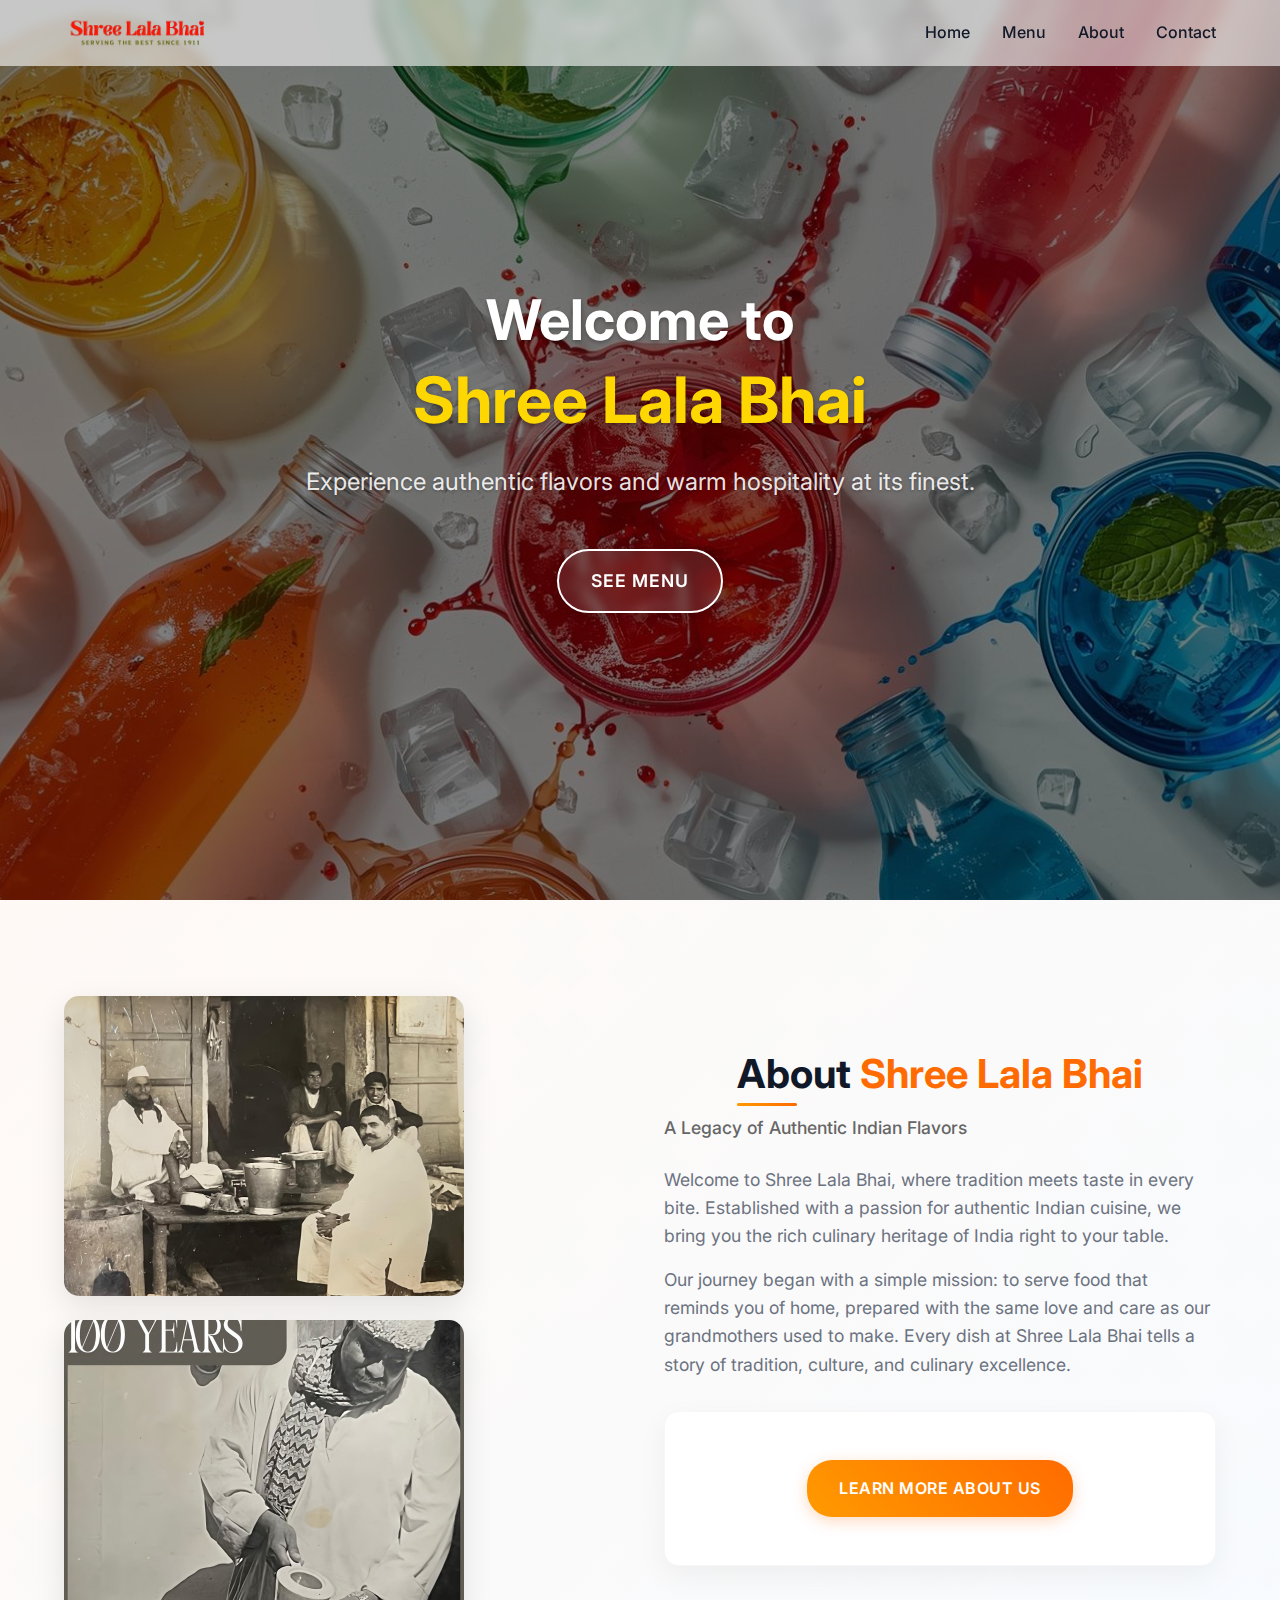
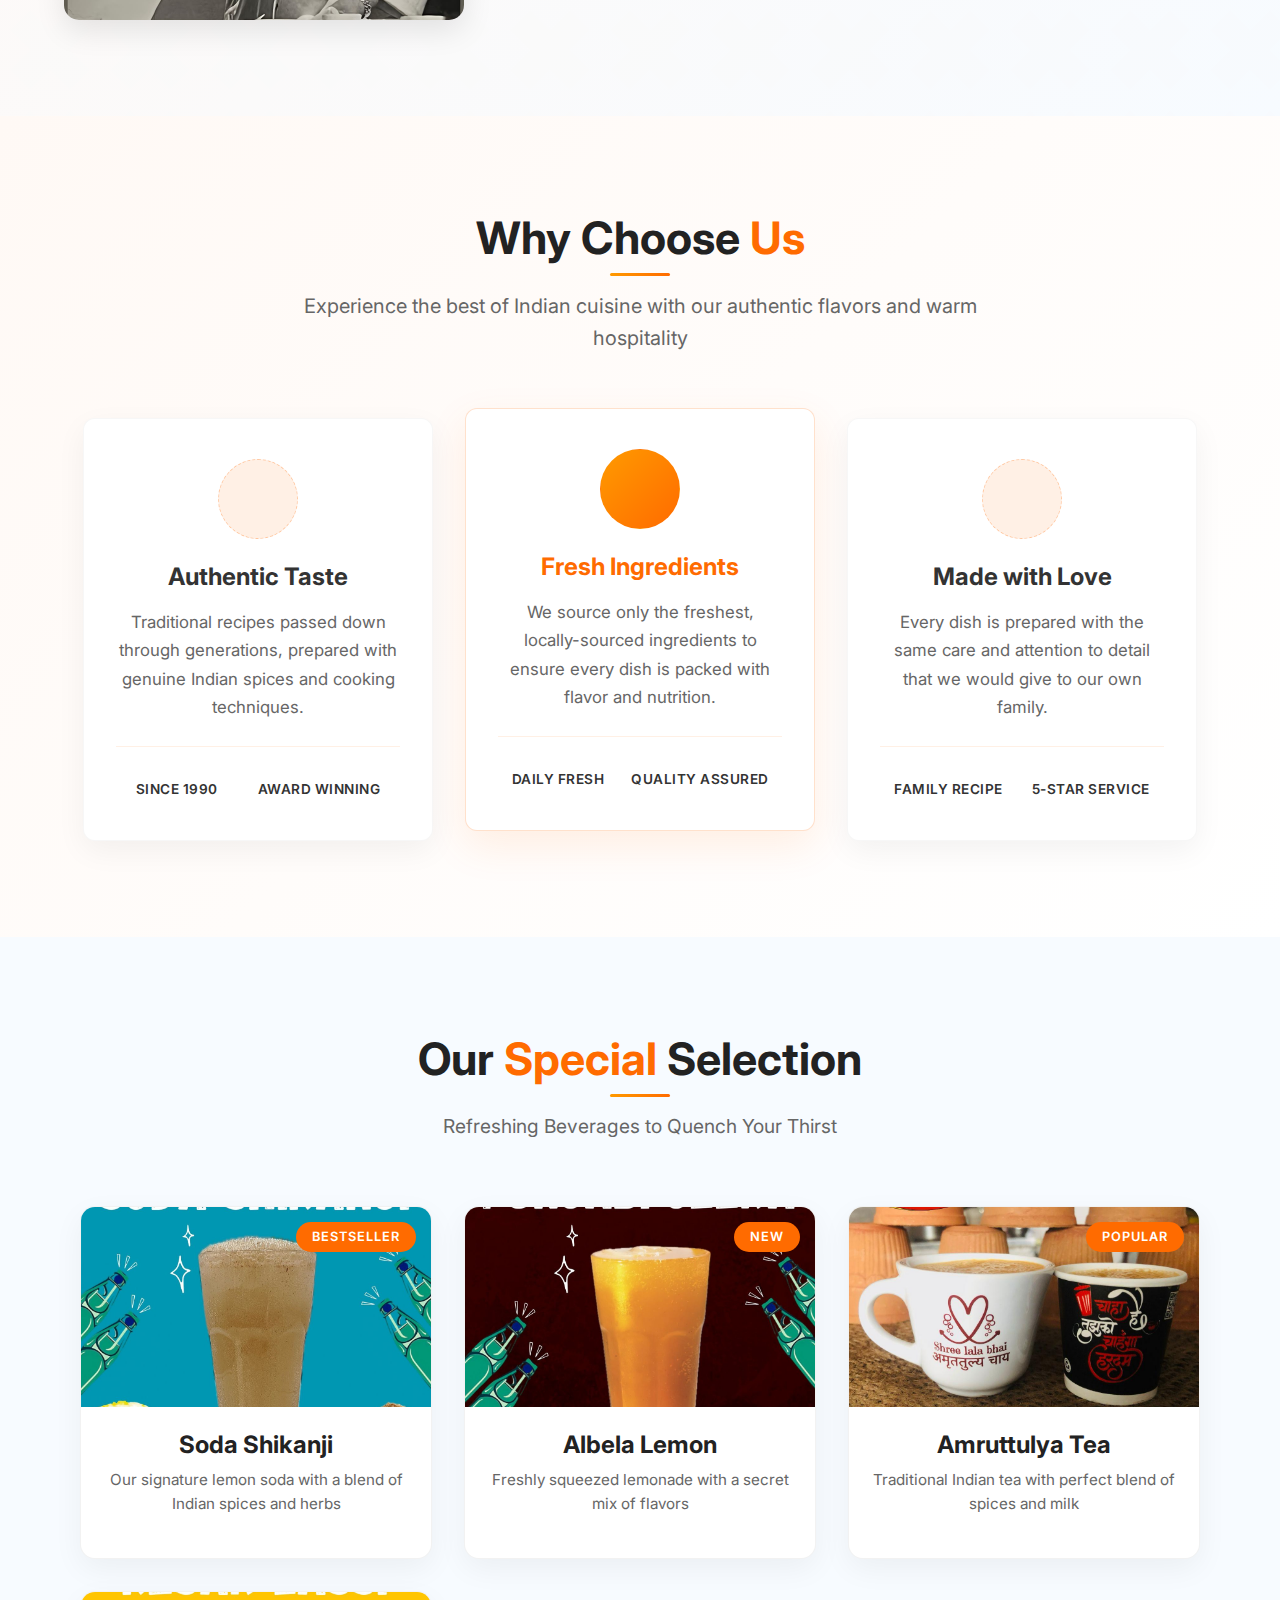
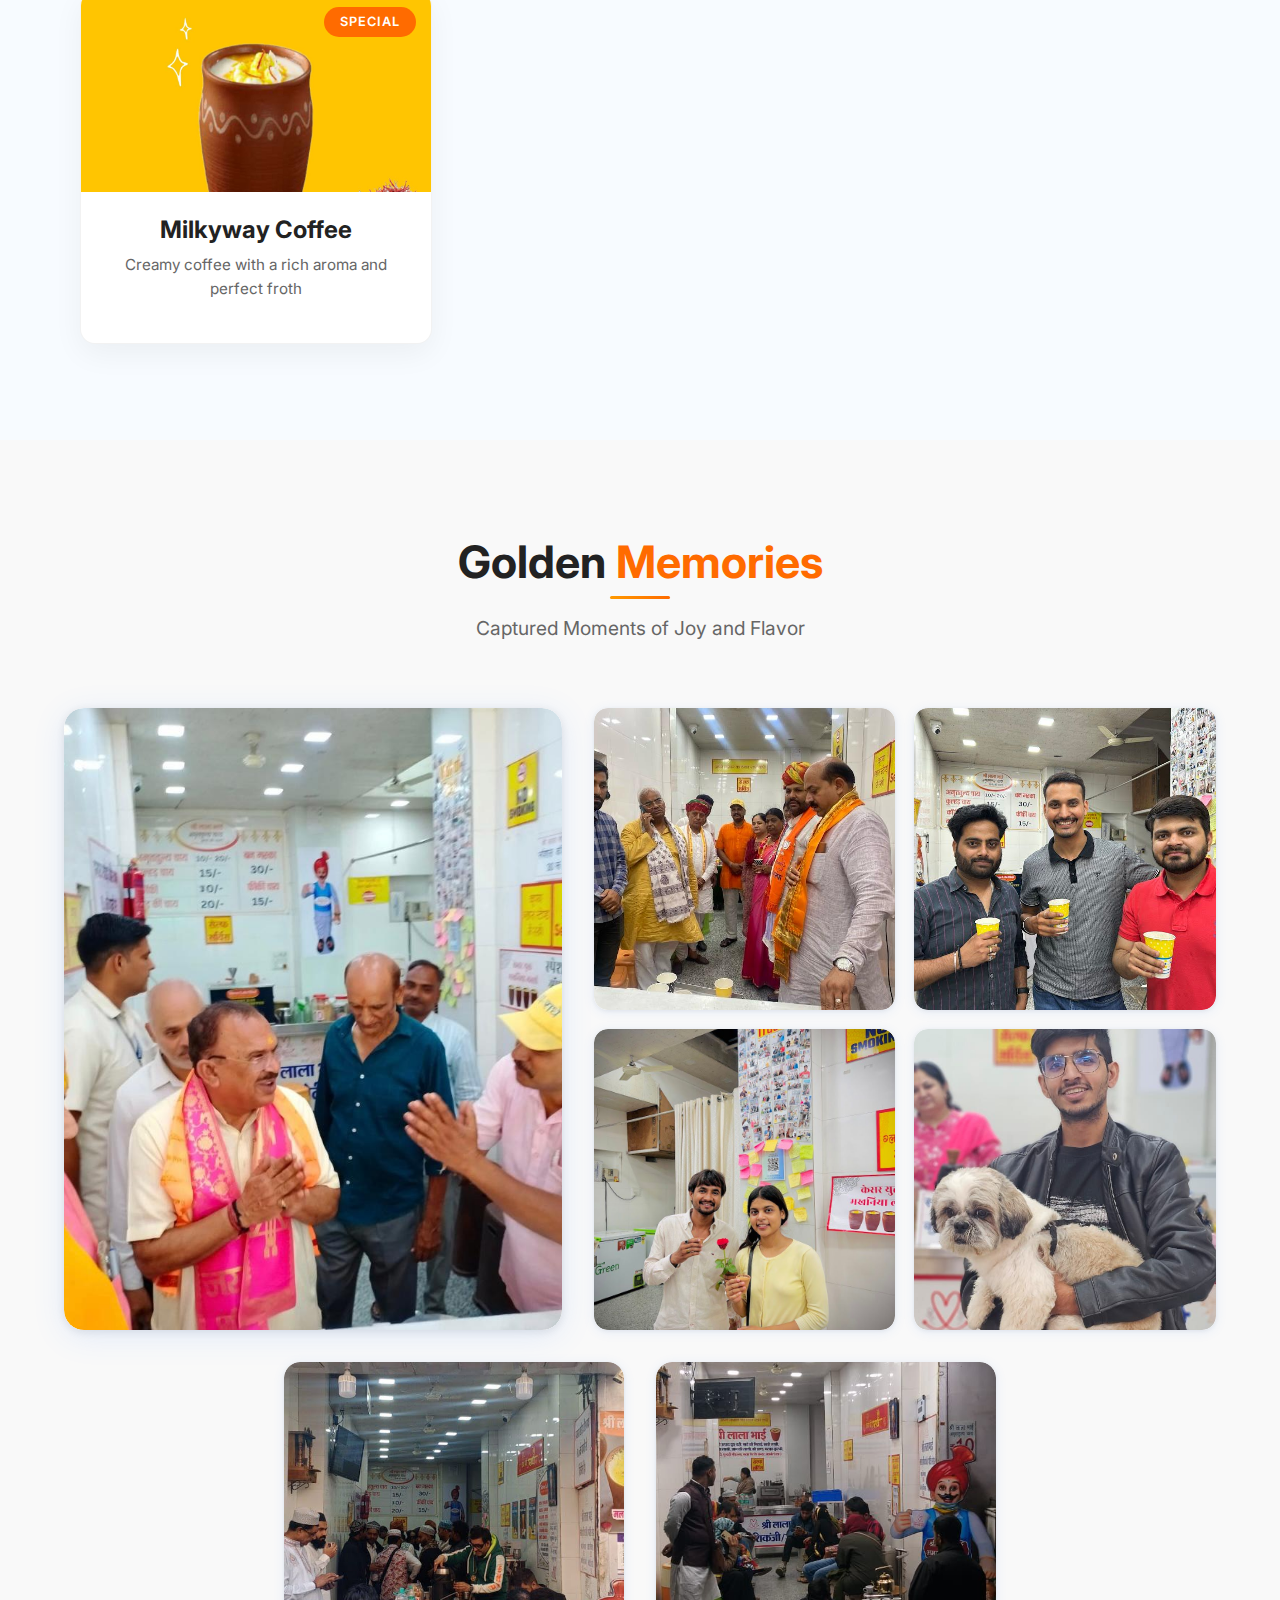
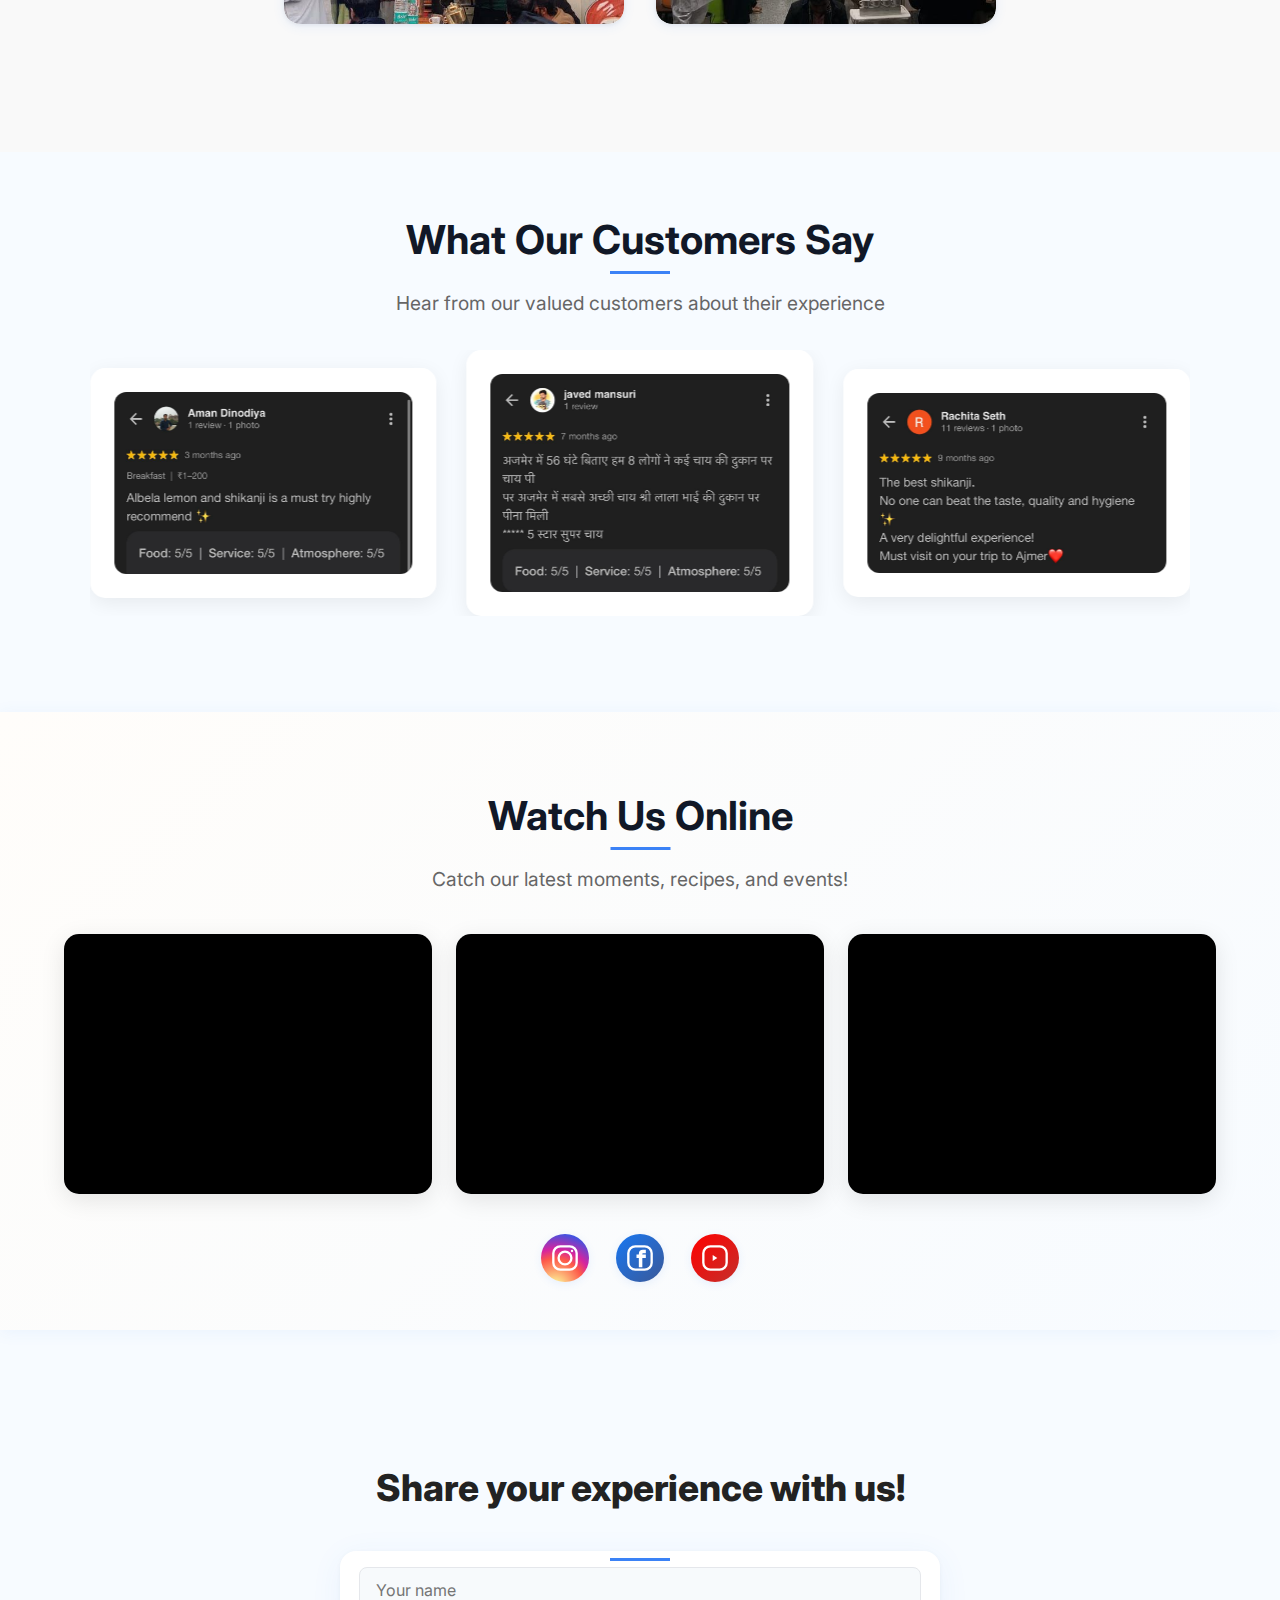
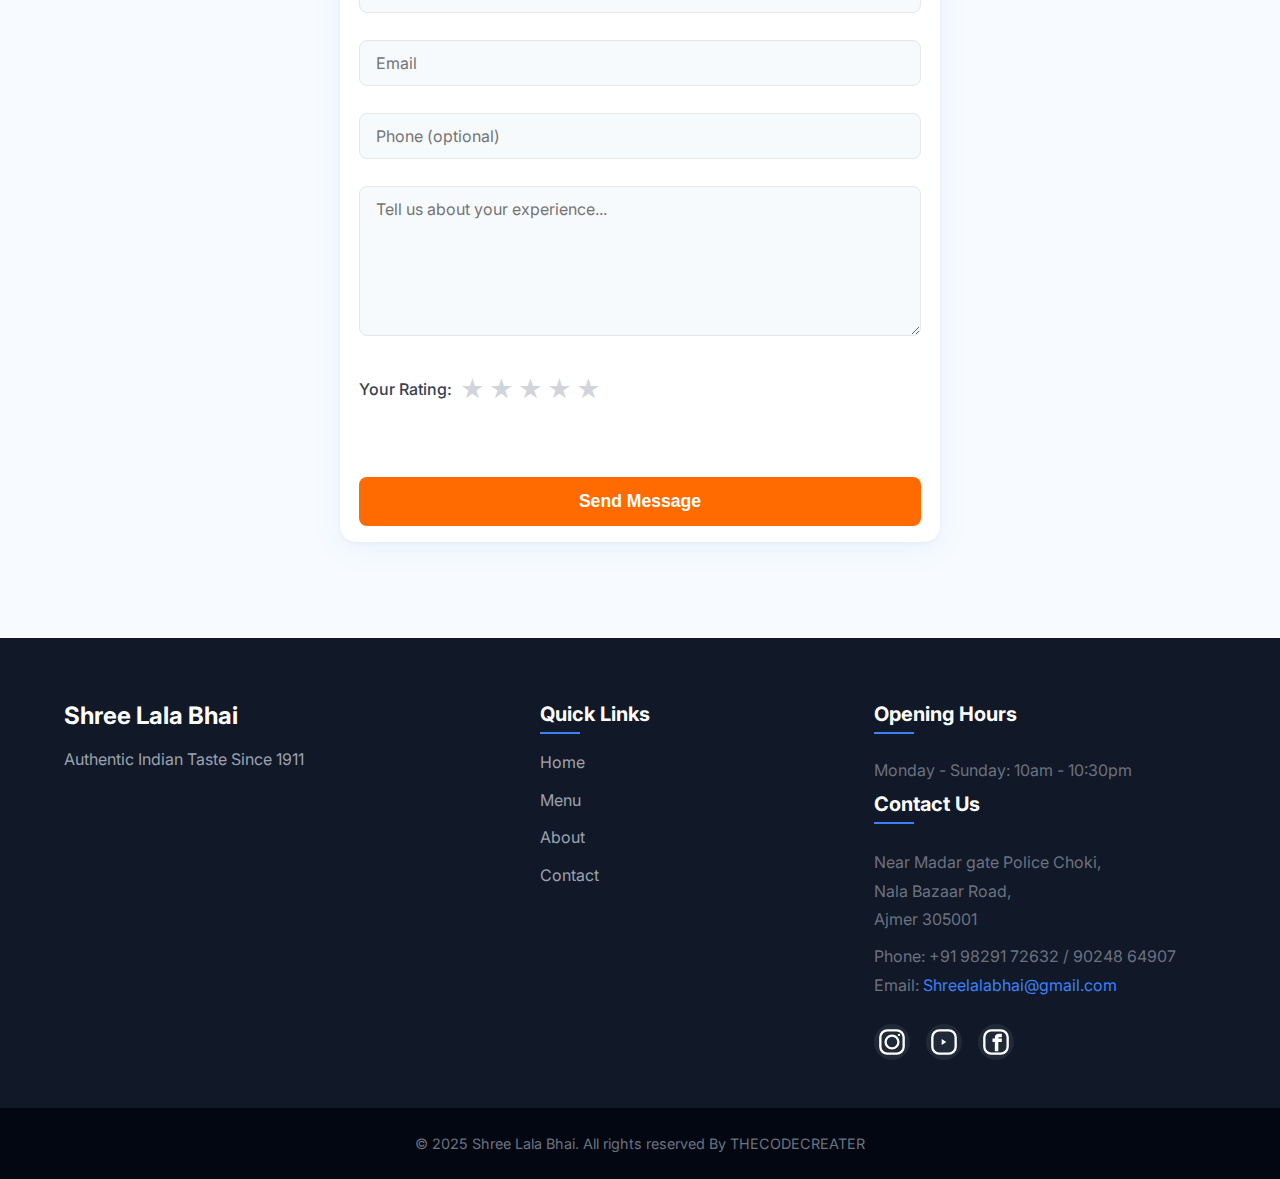
<file: Resturant/index.html>
<!DOCTYPE html>
<html lang="en">
<head>
    <meta charset="UTF-8">
    <meta name="viewport" content="width=device-width, initial-scale=1.0">
    <title>Delicious Bites | Modern Restaurant</title>
    <meta name="description" content="Experience the finest dining with our delicious cuisine and warm ambiance.">
    <link rel="preconnect" href="https://fonts.googleapis.com">
    <link rel="stylesheet" href="css/styles.css">
    <link rel="preconnect" href="https://fonts.gstatic.com" crossorigin>
    <link href="https://fonts.googleapis.com/css2?family=Inter:wght@400;500;600;700&display=swap" rel="stylesheet">
    <link rel="stylesheet" href="https://cdnjs.cloudflare.com/ajax/libs/font-awesome/6.4.0/css/all.min.css" integrity="sha512-iecdLmaskl7CVkqkXNQ/ZH/XLlvWZOJyj7Yy7tcenmpD1ypASozpmT/E0iPtmFIB46ZmdtAc9eNBvH0H/ZpiBw==" crossorigin="anonymous" referrerpolicy="no-referrer" />
    <link rel="stylesheet" href="https://cdn.jsdelivr.net/npm/swiper@11/swiper-bundle.min.css"/>
<script src="https://cdn.jsdelivr.net/npm/swiper@11/swiper-bundle.min.js"></script>
</head>
<body>
    <!-- Header -->
    <header class="site-header">
        <div class="container header-inner">
            <a href="#home" class="logo"><img src="assets/images/logo.png" alt="Shree Lala Bhai Restaurant" /></a>
            <button id="nav-toggle" class="nav-toggle" aria-expanded="false" aria-controls="main-nav">
                <span class="hamburger"></span>
               
            </button>
            <nav id="main-nav" class="main-nav" role="navigation">
                <ul>
                    <li><a href="index.html">Home</a></li>
                    <li><a href="menu.html">Menu</a></li>
                    <li><a href="about.html">About</a></li>
                    <li><a href="contact.html">Contact</a></li>
                </ul>
            </nav>
        </div>
    </header>

    <main>
        <!-- Hero Section -->
        <section id="hero" class="hero">
            <div class="hero-slideshow">
                <div class="slide active" style="background-image: url('assets/images/slider1.jpg');"></div>
                <div class="slide" style="background-image: url('assets/images/slider2.jpg');"></div>
            </div>
            <div class="hero-overlay"></div>
            <div class="container hero-content">
                <h1>Welcome to<br><span>Shree Lala Bhai</span></h1>
                <p class="lead">Experience authentic flavors and warm hospitality at its finest.</p>
                <div class="hero-ctas">
                   <a class="btn btn-ghost" href="menu.html">See Menu</a>
                </div>
            </div>
        </section>

        <!-- About Us Section -->
        <section id="about" class="section about hero-about">
            <div class="container">
                <div class="about-hero-content">
                    <div class="about-hero-images">
                        <div class="about-hero-image">
                            <img src="assets/images/about.jpg" alt="Shree Lala Bhai Restaurant" loading="lazy">
                            <div class="image-overlay">
                                <h3>Our Restaurant</h3>
                                <p>Experience authentic flavors</p>
                            </div>
                        </div>
                        <div class="about-hero-image">
                            <img src="assets/images/100Yyears.jpg" alt="100 Years Legacy" loading="lazy">
                            <div class="image-overlay">
                                <h3>100 Years Legacy</h3>
                                <p>Tradition of excellence</p>
                            </div>
                        </div>
                    </div>
                    <div class="about-hero-text">
                        <h2>About <span>Shree Lala Bhai</span></h2>
                        <p class="about-subtitle">A Legacy of Authentic Indian Flavors</p>
                        <div class="about-content">
                            <p>Welcome to Shree Lala Bhai, where tradition meets taste in every bite. Established with a passion for authentic Indian cuisine, we bring you the rich culinary heritage of India right to your table.</p>
                            <p>Our journey began with a simple mission: to serve food that reminds you of home, prepared with the same love and care as our grandmothers used to make. Every dish at Shree Lala Bhai tells a story of tradition, culture, and culinary excellence.</p>
                        </div>
                        <div class="about-cta">
                            <a href="about.html" class="btn btn-primary">Learn More About Us</a>
                        </div>
                    </div>
                </div>
            </div>
        </section>

        <!-- Why Choose Us Section -->
        <section id="why-choose-us" class="section">
            <div class="container">
                <div class="section-header">
                    <h2>Why Choose <span>Us</span></h2>
                    <p class="section-subtitle">Experience the best of Indian cuisine with our authentic flavors and warm hospitality</p>
                </div>
                
                <div class="features-simple">
                    <div class="feature-item">
                        <div class="icon-wrapper">
                            <i class="fas fa-utensils"></i>
                        </div>
                        <h3>Authentic Taste</h3>
                        <p>Traditional recipes passed down through generations, prepared with genuine Indian spices and cooking techniques.</p>
                        <div class="feature-stats">
                            <div class="stat-item">
                                <i class="fas fa-clock"></i>
                                <span>Since 1990</span>
                            </div>
                            <div class="stat-item">
                                <i class="fas fa-award"></i>
                                <span>Award Winning</span>
                            </div>
                        </div>
                    </div>
                    
                    <div class="feature-item highlight">
                        <div class="icon-wrapper">
                            <i class="fas fa-leaf"></i>
                        </div>
                        <h3>Fresh Ingredients</h3>
                        <p>We source only the freshest, locally-sourced ingredients to ensure every dish is packed with flavor and nutrition.</p>
                        <div class="feature-stats">
                            <div class="stat-item">
                                <i class="fas fa-truck"></i>
                                <span>Daily Fresh</span>
                            </div>
                            <div class="stat-item">
                                <i class="fas fa-shield-alt"></i>
                                <span>Quality Assured</span>
                            </div>
                        </div>
                    </div>
                    
                    <div class="feature-item">
                        <div class="icon-wrapper">
                            <i class="fas fa-heart"></i>
                        </div>
                        <h3>Made with Love</h3>
                        <p>Every dish is prepared with the same care and attention to detail that we would give to our own family.</p>
                        <div class="feature-stats">
                            <div class="stat-item">
                                <i class="fas fa-users"></i>
                                <span>Family Recipe</span>
                            </div>
                            <div class="stat-item">
                                <i class="fas fa-star"></i>
                                <span>5-Star Service</span>
                            </div>
                        </div>
                    </div>
                </div>
            </div>
        </section>

        <!-- Special Selection -->
        <section id="special-selection" class="section special-selection">
            <div class="container">
                <div class="section-header">
                    <h2>Our <span>Special</span> Selection</h2>
                    <p class="section-subtitle">Refreshing Beverages to Quench Your Thirst</p>
                </div>
                <div class="beverages-grid">
                    <div class="beverage-card">
                        <div class="beverage-img" style="background-image: url('assets/images/sodashikanji.jpg');">
                            <span class="beverage-tag">Bestseller</span>
                        </div>
                        <div class="beverage-info">
                            <h3>Soda Shikanji</h3>
                            <p>Our signature lemon soda with a blend of Indian spices and herbs</p>
                                                    </div>
                    </div>
                    
                    <div class="beverage-card">
                        <div class="beverage-img" style="background-image: url('assets/images/punjabijeera.jpg');">
                            <span class="beverage-tag">New</span>
                        </div>
                        <div class="beverage-info">
                            <h3>Albela Lemon</h3>
                            <p>Freshly squeezed lemonade with a secret mix of flavors</p>
                                                    </div>
                    </div>
                    
                    <div class="beverage-card">
                        <div class="beverage-img" style="background-image: url('assets/images/tea.jpg');">
                            <span class="beverage-tag">Popular</span>
                        </div>
                        <div class="beverage-info">
                            <h3>Amruttulya Tea</h3>
                            <p>Traditional Indian tea with perfect blend of spices and milk</p>
                                                    </div>
                    </div>
                    
                    <div class="beverage-card">
                        <div class="beverage-img" style="background-image: url('assets/images/kessarlassi.jpg');">
                            <span class="beverage-tag">Special</span>
                        </div>
                        <div class="beverage-info">
                            <h3>Milkyway Coffee</h3>
                            <p>Creamy coffee with a rich aroma and perfect froth</p>
                                                    </div>
                    </div>
                </div>
            </div>
        </section>

        <!-- Gallery Section -->
        <section id="golden-memories" class="section gallery">
    <div class="container">
        <div class="section-header">
            <h2>Golden <span>Memories</span></h2>
            <p class="section-subtitle">Captured Moments of Joy and Flavor</p>
        </div>
        <div class="memories-custom-layout">
  <div class="memories-row-top">
    <div class="memory-large">
      <img src="assets/images/memories/mem1.jpg" alt="Memory 1">
    </div>
    <div class="memory-vertical-group">
  <div class="memory-row">
    <div class="memory-small"><img src="assets/images/memories/mem2.jpg" alt="Memory 2"></div>
    <div class="memory-small"><img src="assets/images/memories/mem3.jpg" alt="Memory 3"></div>
  </div>
  <div class="memory-row">
    <div class="memory-small"><img src="assets/images/memories/mem4.jpg" alt="Memory 4"></div>
    <div class="memory-small"><img src="assets/images/memories/mem5.jpg" alt="Memory 5"></div>
  </div>
</div>
  </div>
  <div class="memories-row-bottom">
    <div class="memory-wide"><img src="assets/images/memories/mem6.jpg" alt="Memory 6"></div>
    <div class="memory-wide"><img src="assets/images/memories/mem7.jpg" alt="Memory 7"></div>
  </div>
</div>
    </div>
</section>

        <!-- Testimonials Section -->
<section id="testimonials" class="section about-testimonials">
  <div class="container">
    <div class="section-header">
      <h2>What Our <span>Customers</span> Say</h2>
      <p class="section-subtitle">Hear from our valued customers about their experience</p>
    </div>
    <div class="swiper testimonial-swiper">
      <div class="swiper-wrapper">
        <div class="swiper-slide feedback-box"><img src="assets/images/feedback1.jpg" alt="Feedback 1"></div>
        <div class="swiper-slide feedback-box"><img src="assets/images/feedback2.jpg" alt="Feedback 2"></div>
        <div class="swiper-slide feedback-box"><img src="assets/images/feedback3.jpg" alt="Feedback 3"></div>
        <div class="swiper-slide feedback-box"><img src="assets/images/feedback4.jpg" alt="Feedback 4"></div>
        <div class="swiper-slide feedback-box"><img src="assets/images/feedback5.jpg" alt="Feedback 5"></div>
        <div class="swiper-slide feedback-box"><img src="assets/images/feedback6.jpg" alt="Feedback 6"></div>
      </div>
    </div>
  </div>
</section>

        <!-- Video Slideshow Section -->
        <section id="video-slideshow" class="section video-slideshow">
          <div class="container">
            <div class="section-header">
              <h2>Watch Us <span>Online</span></h2>
              <p class="section-subtitle">Catch our latest moments, recipes, and events!</p>
            </div>
            <div class="video-grid">
              <div class="video-box">
                <div class="video-wrapper">
                  <iframe src="https://www.youtube.com/embed/eNpXt1hJzVs" title="YouTube video" frameborder="0" allow="accelerometer; autoplay; clipboard-write; encrypted-media; gyroscope; picture-in-picture" allowfullscreen></iframe>
                </div>
              </div>
              <div class="video-box">
                <div class="video-wrapper">
                  <iframe src="https://www.youtube.com/embed/DxvSutsaj0w" title="YouTube video" frameborder="0" allow="accelerometer; autoplay; clipboard-write; encrypted-media; gyroscope; picture-in-picture" allowfullscreen></iframe>
                </div>
              </div>
              <div class="video-box">
                <div class="video-wrapper">
                  <iframe src="https://www.youtube.com/embed/mFGOB9cKkX8" title="YouTube video" frameborder="0" allow="accelerometer; autoplay; clipboard-write; encrypted-media; gyroscope; picture-in-picture" allowfullscreen></iframe>
                </div>
              </div>
            </div>
            <div class="social-icons-bar">
              <a href="https://www.instagram.com/shreelalabhai?utm_source=ig_web_button_share_sheet&igsh=ZDNlZDc0MzIxNw==" target="_blank" class="social-icon instagram" aria-label="Instagram">
                <svg viewBox="0 0 24 24" width="28" height="28" fill="none"><circle cx="12" cy="12" r="5.5" stroke="#fff" stroke-width="2"/><rect x="2" y="2" width="20" height="20" rx="6" stroke="#fff" stroke-width="2"/><circle cx="18" cy="6" r="1" fill="#fff"/></svg>
              </a>
              <a href="https://www.facebook.com/share/1A2BhRNm2f/?mibextid=wwXIfr" target="_blank" class="social-icon facebook" aria-label="Facebook">
                <svg viewBox="0 0 24 24" width="28" height="28" fill="none"><rect x="2" y="2" width="20" height="20" rx="6" stroke="#fff" stroke-width="2"/><path d="M16 12h-2v8h-3v-8H9v-3h2V8.5A3.5 3.5 0 0 1 14.5 5H17v3h-2.5A.5.5 0 0 0 14 8.5V9h3v3z" fill="#fff"/></svg>
              </a>
              <a href="https://youtube.com/@shreelalabhai?si=fdngzAU5qMlqy-Xn" target="_blank" class="social-icon youtube" aria-label="YouTube">
                <svg viewBox="0 0 24 24" width="28" height="28" fill="none"><rect x="2" y="2" width="20" height="20" rx="6" stroke="#fff" stroke-width="2"/><path d="M10 9.5v5l4-2.5-4-2.5z" fill="#fff"/></svg>
              </a>
            </div>
          </div>
        </section>

        <!-- Contact Form -->
        <section id="share-experience" class="section contact">
            <div class="container">
                <h2 class="centered-heading">Share your experience with us!</h2>
                <form id="contact-form" class="contact-form" novalidate>
                    <div class="form-group">
                        <input type="text" id="name" name="name" required placeholder="Your name">
                        <div class="error-message" id="name-error"></div>
                    </div>
                    <div class="form-group">
                        <input type="email" id="email" name="email" required placeholder="Email">
                        <div class="error-message" id="email-error"></div>
                    </div>
                    <div class="form-group">
                        <input type="tel" id="phone" name="phone" placeholder="Phone (optional)">
                    </div>
                    <div class="form-group">
                        <textarea id="message" name="message" required placeholder="Tell us about your experience..."></textarea>
                        <div class="error-message" id="message-error"></div>
                    </div>
                    <div class="form-group rating-group">
                        <label>Your Rating:</label>
                        <div class="star-rating">
                            <input type="radio" id="star5" name="rating" value="5"><label for="star5">★</label>
                            <input type="radio" id="star4" name="rating" value="4"><label for="star4">★</label>
                            <input type="radio" id="star3" name="rating" value="3"><label for="star3">★</label>
                            <input type="radio" id="star2" name="rating" value="2"><label for="star2">★</label>
                            <input type="radio" id="star1" name="rating" value="1"><label for="star1">★</label>
                        </div>
                    </div>
                    <div class="form-actions">
                        <button type="submit" class="btn btn-primary">Send Message</button>
                    </div>
                </form>
                <div id="form-success" class="form-success" hidden>
                    <p>Thank you for your message! We'll get back to you soon.</p>
                </div>
            </div>
        </section>
    </main>
    

    <!-- Footer -->
    <footer class="site-footer">
    <div class="container footer-grid">
        <div class="footer-about">
            <h3>Shree Lala Bhai</h3>
            <p>Authentic Indian Taste Since 1911</p>
        </div>
        <nav class="footer-links">
            <h4>Quick Links</h4>
            <ul>
                <li><a href="#hero">Home</a></li>
                <li><a href="menu.html">Menu</a></li>
                <li><a href="#about">About</a></li>
                <li><a href="#share-experience">Contact</a></li>
            </ul>
        </nav>
        <div class="footer-contact">
            <h4>Opening Hours</h4>
            <p>Monday - Sunday: 10am - 10:30pm</p>
            <h4>Contact Us</h4>
            <address>
                <p>Near Madar gate Police Choki,<br>Nala Bazaar Road,<br>Ajmer 305001</p>
                <p>Phone: +91 98291 72632 / 90248 64907<br>Email: <a href="mailto:Shreelalabhai@gmail.com">Shreelalabhai@gmail.com</a></p>
            </address>
            <div class="social-links">
    <a href="https://www.instagram.com/shreelalabhai?utm_source=ig_web_button_share_sheet&igsh=ZDNlZDc0MzIxNw==" aria-label="Instagram" target="_blank">
      <svg viewBox="0 0 24 24" width="28" height="28" fill="none"><circle cx="12" cy="12" r="5.5" stroke="#fff" stroke-width="2"/><rect x="2" y="2" width="20" height="20" rx="6" stroke="#fff" stroke-width="2"/><circle cx="18" cy="6" r="1" fill="#fff"/></svg>
    </a>
    <a href="https://youtube.com/@shreelalabhai?si=fdngzAU5qMlqy-Xn" aria-label="YouTube" target="_blank">
      <svg viewBox="0 0 24 24" width="28" height="28" fill="none"><rect x="2" y="2" width="20" height="20" rx="6" stroke="#fff" stroke-width="2"/><path d="M10 9.5v5l4-2.5-4-2.5z" fill="#fff"/></svg>
    </a>
    <a href="https://www.facebook.com/share/1A2BhRNm2f/?mibextid=wwXIfr" aria-label="Facebook" target="_blank">
      <svg viewBox="0 0 24 24" width="28" height="28" fill="none"><rect x="2" y="2" width="20" height="20" rx="6" stroke="#fff" stroke-width="2"/><path d="M16 12h-2v8h-3v-8H9v-3h2V8.5A3.5 3.5 0 0 1 14.5 5H17v3h-2.5A.5.5 0 0 0 14 8.5V9h3v3z" fill="#fff"/></svg>
    </a>
</div>
        </div>
    </div>
    <div class="footer-bottom">
        <div class="container">
            <p>&copy; 2025 Shree Lala Bhai. All rights reserved By THECODECREATER </p>
        </div>
    </div>
</footer>

    <script src="js/script.js" defer></script>
</body>
</html>
</file>
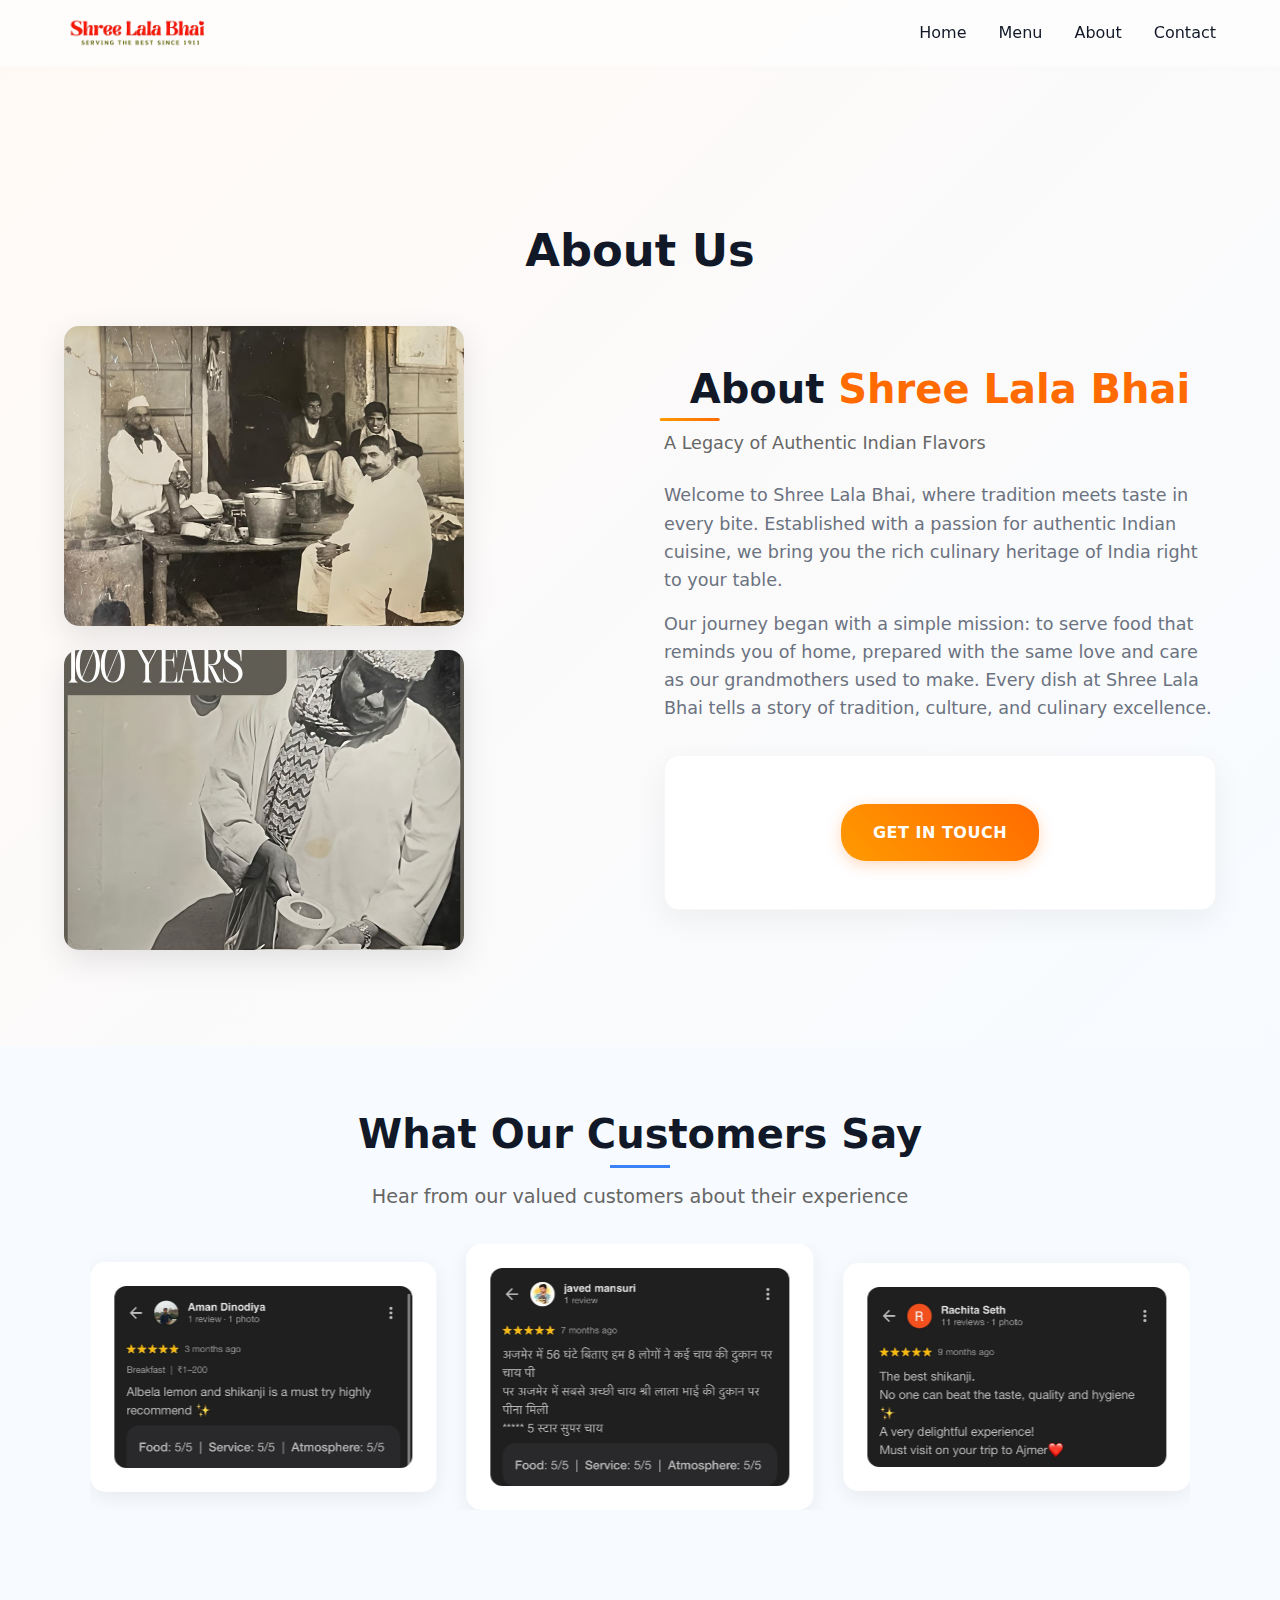
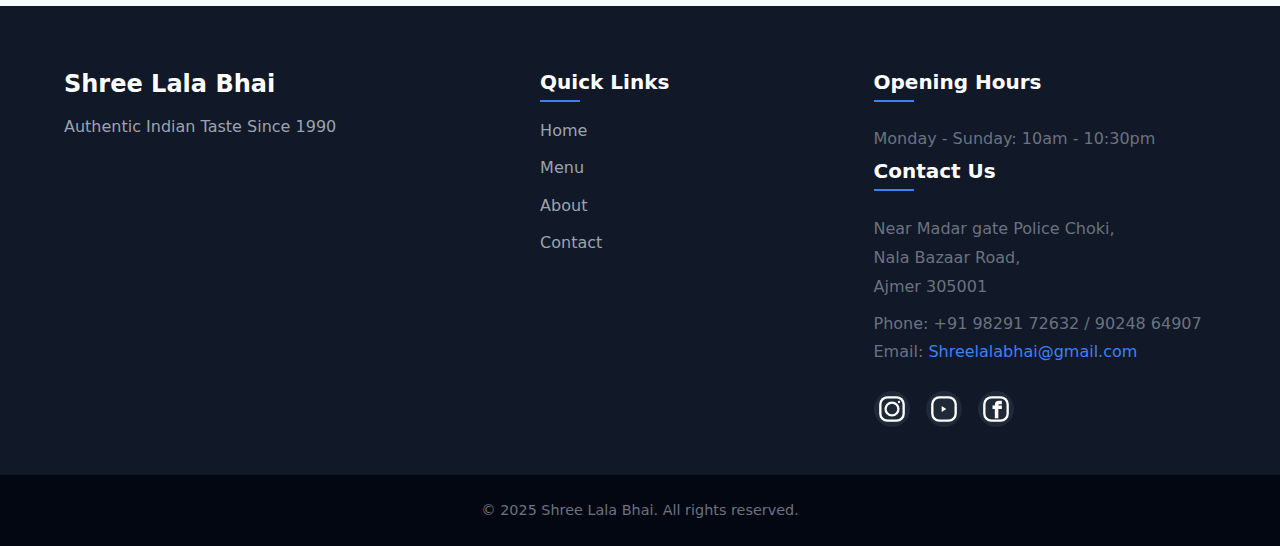
<file: Resturant/about.html>
<!DOCTYPE html>
<html lang="en">
<head>
  <meta charset="UTF-8">
  <meta name="viewport" content="width=device-width, initial-scale=1.0">
  <title>About | Shree Lala Bhai</title>
  <link rel="stylesheet" href="css/styles.css">
  <link rel="stylesheet" href="https://cdn.jsdelivr.net/npm/swiper@9/swiper-bundle.min.css"/>
  <script src="https://cdn.jsdelivr.net/npm/swiper@9/swiper-bundle.min.js"></script>
</head>
<body>
  <!-- Header -->
<header class="site-header">
    <div class="container header-inner">
        <a href="index.html" class="logo"><img src="assets/images/logo.png" alt="Shree Lala Bhai Restaurant" /></a>
        <button id="nav-toggle" class="nav-toggle" aria-expanded="false" aria-controls="main-nav">
            <span class="hamburger"></span>
        </button>
        <nav id="main-nav" class="main-nav" role="navigation">
            <ul>
                <li><a href="index.html">Home</a></li>
                <li><a href="menu.html">Menu</a></li>
                <li><a href="about.html">About</a></li>
                <li><a href="contact.html">Contact</a></li>
            </ul>
        </nav>
    </div>
</header>
      <main>
  <section id="about-page" class="section hero-about">
    <div class="container">
      <h1 class="page-title">About Us</h1>
      <div class="about-hero-content">
        <div class="about-hero-images">
          <div class="about-hero-image">
            <img src="assets/images/about.jpg" alt="Shree Lala Bhai Restaurant" loading="lazy">
            <div class="image-overlay">
              <h3>Our Restaurant</h3>
              <p>Experience authentic flavors</p>
            </div>
          </div>
          <div class="about-hero-image">
            <img src="assets/images/100Yyears.jpg" alt="100 Years Legacy" loading="lazy">
            <div class="image-overlay">
              <h3>100 Years Legacy</h3>
              <p>Tradition of excellence</p>
            </div>
          </div>
        </div>
        <div class="about-hero-text">
          <h2>About <span>Shree Lala Bhai</span></h2>
          <p class="about-subtitle">A Legacy of Authentic Indian Flavors</p>
          <div class="about-content">
            <p>Welcome to Shree Lala Bhai, where tradition meets taste in every bite. Established with a passion for authentic Indian cuisine, we bring you the rich culinary heritage of India right to your table.</p>
            <p>Our journey began with a simple mission: to serve food that reminds you of home, prepared with the same love and care as our grandmothers used to make. Every dish at Shree Lala Bhai tells a story of tradition, culture, and culinary excellence.</p>
          </div>
          <div class="about-cta">
            <a href="contact.html" class="btn btn-primary">Get in Touch</a>
          </div>
        </div>
      </div>
    </div>
  </section>

<!-- Testimonials Section -->
<section id="about-testimonials" class="section about-testimonials">
  <div class="container">
    <div class="section-header">
      <h2>What Our <span>Customers</span> Say</h2>
      <p class="section-subtitle">Hear from our valued customers about their experience</p>
    </div>
    <div class="swiper testimonial-swiper">
      <div class="swiper-wrapper">
        <div class="swiper-slide feedback-box"><img src="assets/images/feedback1.jpg" alt="Feedback 1"></div>
        <div class="swiper-slide feedback-box"><img src="assets/images/feedback2.jpg" alt="Feedback 2"></div>
        <div class="swiper-slide feedback-box"><img src="assets/images/feedback3.jpg" alt="Feedback 3"></div>
        <div class="swiper-slide feedback-box"><img src="assets/images/feedback4.jpg" alt="Feedback 4"></div>
        <div class="swiper-slide feedback-box"><img src="assets/images/feedback5.jpg" alt="Feedback 5"></div>
        <div class="swiper-slide feedback-box"><img src="assets/images/feedback6.jpg" alt="Feedback 6"></div>
      </div>
    </div>
  </div>
</section>
</main>
  </div>
  <!-- Footer -->
<footer class="site-footer">
    <div class="container footer-grid">
        <div class="footer-about">
            <h3>Shree Lala Bhai</h3>
            <p>Authentic Indian Taste Since 1990</p>
        </div>
        <nav class="footer-links">
            <h4>Quick Links</h4>
            <ul>
                <li><a href="index.html">Home</a></li>
                <li><a href="menu.html">Menu</a></li>
                <li><a href="about.html">About</a></li>
                <li><a href="contact.html">Contact</a></li>
            </ul>
        </nav>
        <div class="footer-contact">
            <h4>Opening Hours</h4>
            <p>Monday - Sunday: 10am - 10:30pm</p>
            <h4>Contact Us</h4>
            <address>
                <p>Near Madar gate Police Choki,<br>Nala Bazaar Road,<br>Ajmer 305001</p>
                <p>Phone: +91 98291 72632 / 90248 64907<br>Email: <a href="mailto:Shreelalabhai@gmail.com">Shreelalabhai@gmail.com</a></p>
            </address>
            <div class="social-links">
                <a href="https://www.instagram.com/shreelalabhai?utm_source=ig_web_button_share_sheet&igsh=ZDNlZDc0MzIxNw==" aria-label="Instagram" target="_blank">
                  <svg viewBox="0 0 24 24" width="28" height="28" fill="none"><circle cx="12" cy="12" r="5.5" stroke="#fff" stroke-width="2"/><rect x="2" y="2" width="20" height="20" rx="6" stroke="#fff" stroke-width="2"/><circle cx="18" cy="6" r="1" fill="#fff"/></svg>
                </a>
                <a href="https://youtube.com/@shreelalabhai?si=fdngzAU5qMlqy-Xn" aria-label="YouTube" target="_blank">
                  <svg viewBox="0 0 24 24" width="28" height="28" fill="none"><rect x="2" y="2" width="20" height="20" rx="6" stroke="#fff" stroke-width="2"/><path d="M10 9.5v5l4-2.5-4-2.5z" fill="#fff"/></svg>
                </a>
                <a href="https://www.facebook.com/share/1A2BhRNm2f/?mibextid=wwXIfr" aria-label="Facebook" target="_blank">
                  <svg viewBox="0 0 24 24" width="28" height="28" fill="none"><rect x="2" y="2" width="20" height="20" rx="6" stroke="#fff" stroke-width="2"/><path d="M16 12h-2v8h-3v-8H9v-3h2V8.5A3.5 3.5 0 0 1 14.5 5H17v3h-2.5A.5.5 0 0 0 14 8.5V9h3v3z" fill="#fff"/></svg>
                </a>
            </div>
        </div>
    </div>
    <div class="footer-bottom">
        <div class="container">
            <p>&copy; 2025 Shree Lala Bhai. All rights reserved.</p>
        </div>
    </div>
</footer>
  <script src="js/script.js" defer></script>
</body>
</html>
</file>
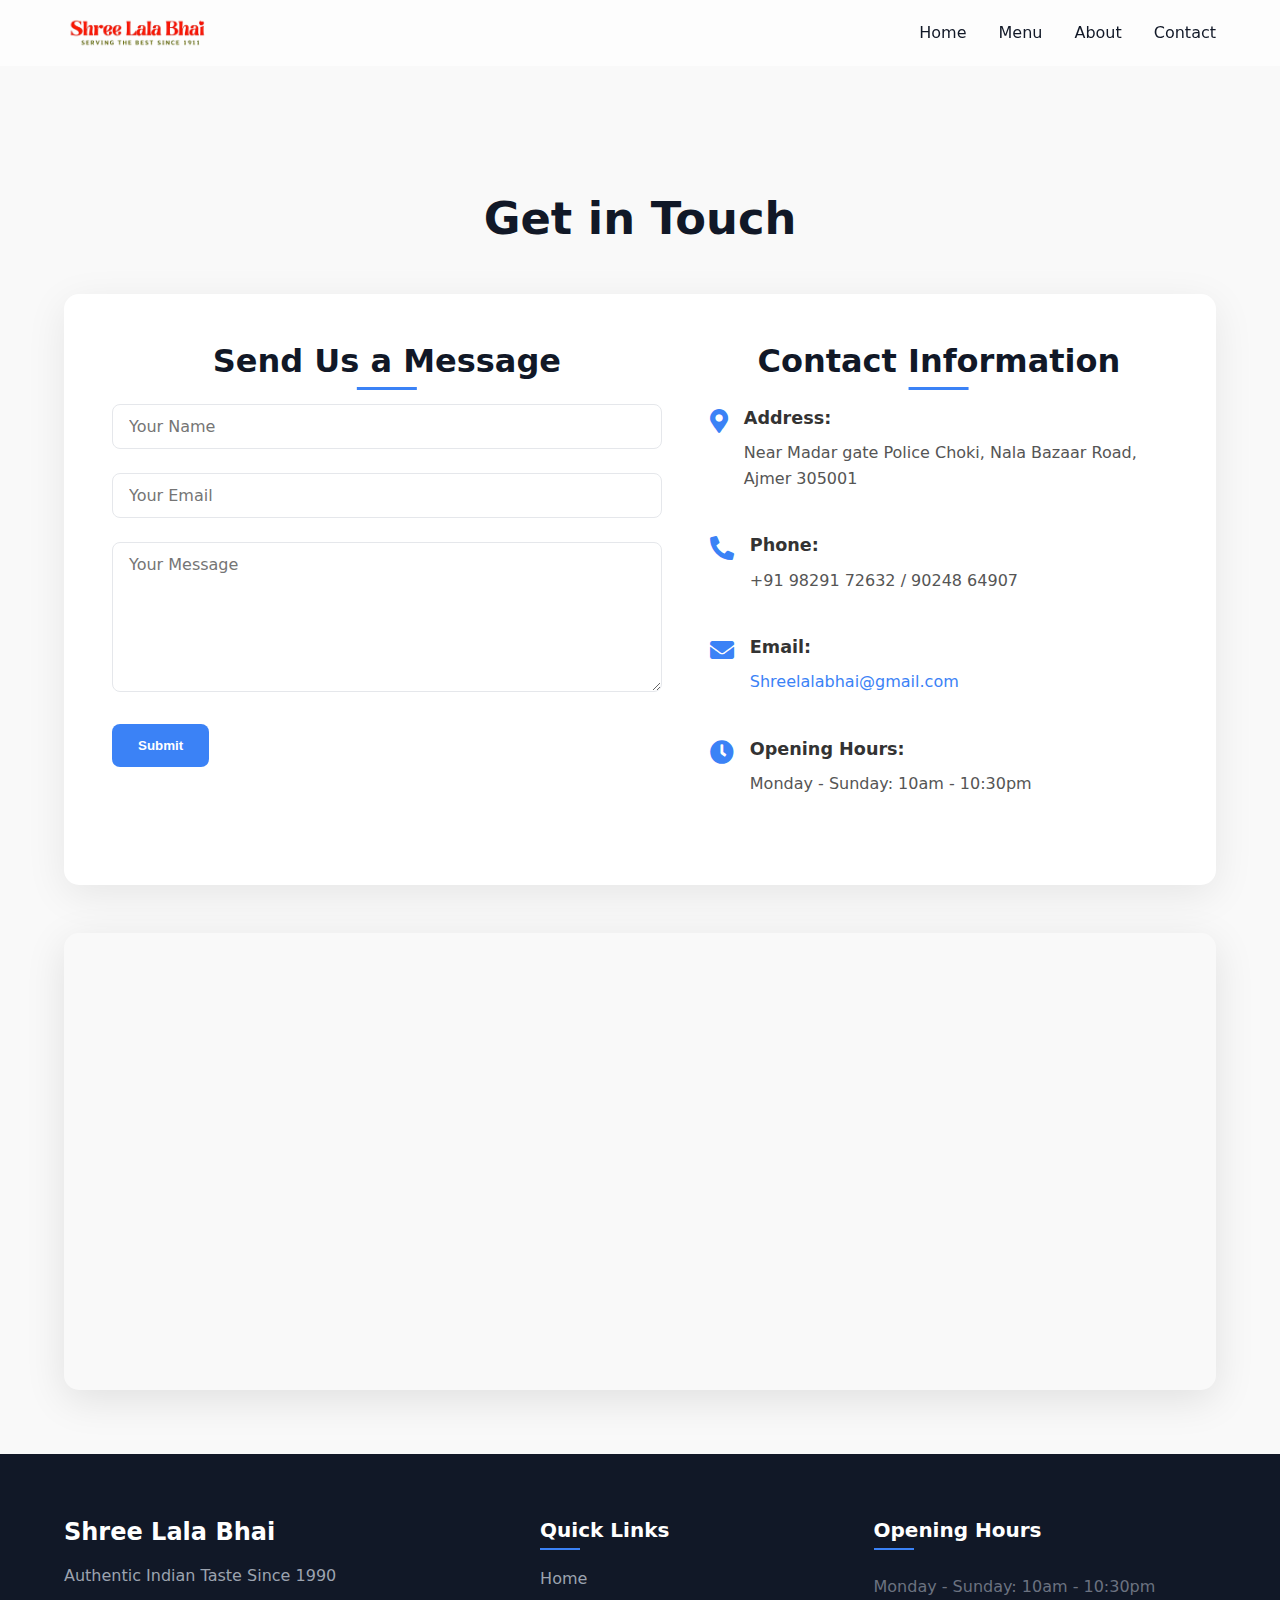
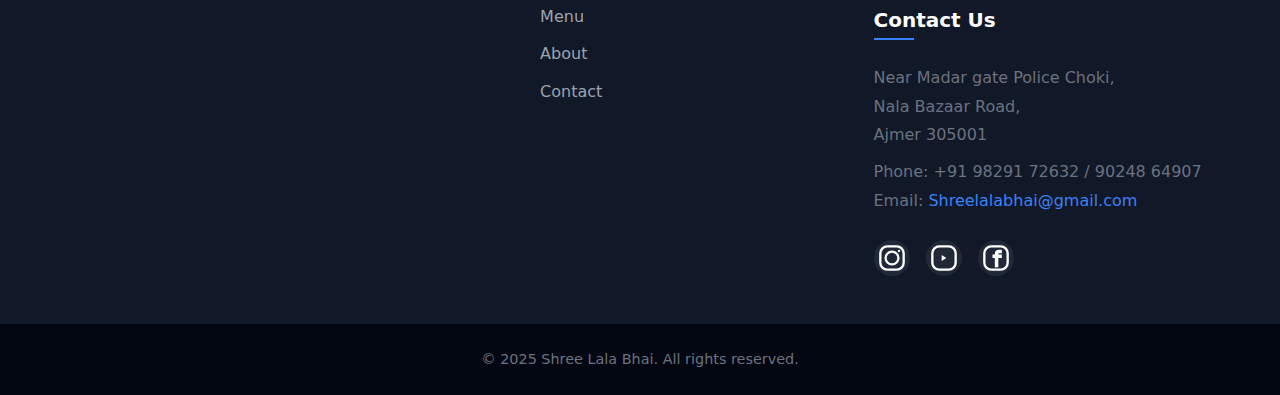
<file: Resturant/contact.html>
<!DOCTYPE html>
<html lang="en">
<head>
  <meta charset="UTF-8">
  <meta name="viewport" content="width=device-width, initial-scale=1.0">
  <title>Contact | Shree Lala Bhai</title>
  <link rel="stylesheet" href="css/styles.css">
  <link rel="stylesheet" href="https://cdn.jsdelivr.net/npm/swiper@9/swiper-bundle.min.css"/>
  <script src="https://cdn.jsdelivr.net/npm/swiper@9/swiper-bundle.min.js"></script>
  <link rel="stylesheet" href="https://cdnjs.cloudflare.com/ajax/libs/font-awesome/5.15.4/css/all.min.css">
</head>
<body>
  <!-- Header -->
<header class="site-header">
    <div class="container header-inner">
        <a href="index.html" class="logo"><img src="assets/images/logo.png" alt="Shree Lala Bhai Restaurant" /></a>
        <button id="nav-toggle" class="nav-toggle" aria-expanded="false" aria-controls="main-nav">
            <span class="hamburger"></span>
        </button>
        <nav id="main-nav" class="main-nav" role="navigation">
            <ul>
                <li><a href="index.html">Home</a></li>
                <li><a href="menu.html">Menu</a></li>
                <li><a href="about.html">About</a></li>
                <li><a href="contact.html">Contact</a></li>
            </ul>
        </nav>
    </div>
</header>
      <main>
  <section id="contact-page" class="section contact-page-section">
    <div class="container">
      <h1 class="page-title">Get in Touch</h1>
      <div class="contact-page-layout">
        <div class="contact-form-container">
          <h2>Send Us a Message</h2>
          <form id="contact-page-form" class="contact-form-modern" novalidate>
            <div class="form-group">
              <input type="text" id="name" name="name" required placeholder="Your Name">
            </div>
            <div class="form-group">
              <input type="email" id="email" name="email" required placeholder="Your Email">
            </div>
            <div class="form-group">
              <textarea id="message" name="message" required placeholder="Your Message"></textarea>
            </div>
            <button type="submit" class="btn btn-primary">Submit</button>
          </form>
        </div>
        <div class="contact-info-container">
          <h2>Contact Information</h2>
          <div class="contact-info-item">
            <i class="fas fa-map-marker-alt"></i>
            <div>
              <strong>Address:</strong>
              <p>Near Madar gate Police Choki, Nala Bazaar Road, Ajmer 305001</p>
            </div>
          </div>
          <div class="contact-info-item">
            <i class="fas fa-phone-alt"></i>
            <div>
              <strong>Phone:</strong>
              <p>+91 98291 72632 / 90248 64907</p>
            </div>
          </div>
          <div class="contact-info-item">
            <i class="fas fa-envelope"></i>
            <div>
              <strong>Email:</strong>
              <p><a href="mailto:Shreelalabhai@gmail.com">Shreelalabhai@gmail.com</a></p>
            </div>
          </div>
          <div class="contact-info-item">
            <i class="fas fa-clock"></i>
            <div>
              <strong>Opening Hours:</strong>
              <p>Monday - Sunday: 10am - 10:30pm</p>
            </div>
          </div>
        </div>
      </div>
      <div class="map-container">
        <iframe src="https://www.google.com/maps/embed?pb=!1m18!1m12!1m3!1d3571.428571428571!2d74.6366305149696!3d26.47380998331694!2m3!1f0!2f0!3f0!3m2!1i1024!2i768!4f13.1!3m3!1m2!1s0x396be7b3b8b8b8b9%3A0x9b4b4b4b4b4b4b4b!2sMadar+Gate+Police+Chowki!5e0!3m2!1sen!2sin!4v1616161616161!5m2!1sen!2sin" width="100%" height="450" style="border:0;" allowfullscreen="" loading="lazy"></iframe>
      </div>
      </div>
    </div>
  </section>
</main>
  </div>
  <!-- Footer -->
<footer class="site-footer">
    <div class="container footer-grid">
        <div class="footer-about">
            <h3>Shree Lala Bhai</h3>
            <p>Authentic Indian Taste Since 1990</p>
        </div>
        <nav class="footer-links">
            <h4>Quick Links</h4>
            <ul>
                <li><a href="index.html">Home</a></li>
                <li><a href="menu.html">Menu</a></li>
                <li><a href="about.html">About</a></li>
                <li><a href="contact.html">Contact</a></li>
            </ul>
        </nav>
        <div class="footer-contact">
            <h4>Opening Hours</h4>
            <p>Monday - Sunday: 10am - 10:30pm</p>
            <h4>Contact Us</h4>
            <address>
                <p>Near Madar gate Police Choki,<br>Nala Bazaar Road,<br>Ajmer 305001</p>
                <p>Phone: +91 98291 72632 / 90248 64907<br>Email: <a href="mailto:Shreelalabhai@gmail.com">Shreelalabhai@gmail.com</a></p>
            </address>
            <div class="social-links">
                <a href="https://www.instagram.com/shreelalabhai?utm_source=ig_web_button_share_sheet&igsh=ZDNlZDc0MzIxNw==" aria-label="Instagram" target="_blank">
                  <svg viewBox="0 0 24 24" width="28" height="28" fill="none"><circle cx="12" cy="12" r="5.5" stroke="#fff" stroke-width="2"/><rect x="2" y="2" width="20" height="20" rx="6" stroke="#fff" stroke-width="2"/><circle cx="18" cy="6" r="1" fill="#fff"/></svg>
                </a>
                <a href="https://youtube.com/@shreelalabhai?si=fdngzAU5qMlqy-Xn" aria-label="YouTube" target="_blank">
                  <svg viewBox="0 0 24 24" width="28" height="28" fill="none"><rect x="2" y="2" width="20" height="20" rx="6" stroke="#fff" stroke-width="2"/><path d="M10 9.5v5l4-2.5-4-2.5z" fill="#fff"/></svg>
                </a>
                <a href="https://www.facebook.com/share/1A2BhRNm2f/?mibextid=wwXIfr" aria-label="Facebook" target="_blank">
                  <svg viewBox="0 0 24 24" width="28" height="28" fill="none"><rect x="2" y="2" width="20" height="20" rx="6" stroke="#fff" stroke-width="2"/><path d="M16 12h-2v8h-3v-8H9v-3h2V8.5A3.5 3.5 0 0 1 14.5 5H17v3h-2.5A.5.5 0 0 0 14 8.5V9h3v3z" fill="#fff"/></svg>
                </a>
            </div>
        </div>
    </div>
    <div class="footer-bottom">
        <div class="container">
            <p>&copy; 2025 Shree Lala Bhai. All rights reserved.</p>
        </div>
    </div>
</footer>
  <script src="js/script.js" defer></script>
</body>
</html>
</file>
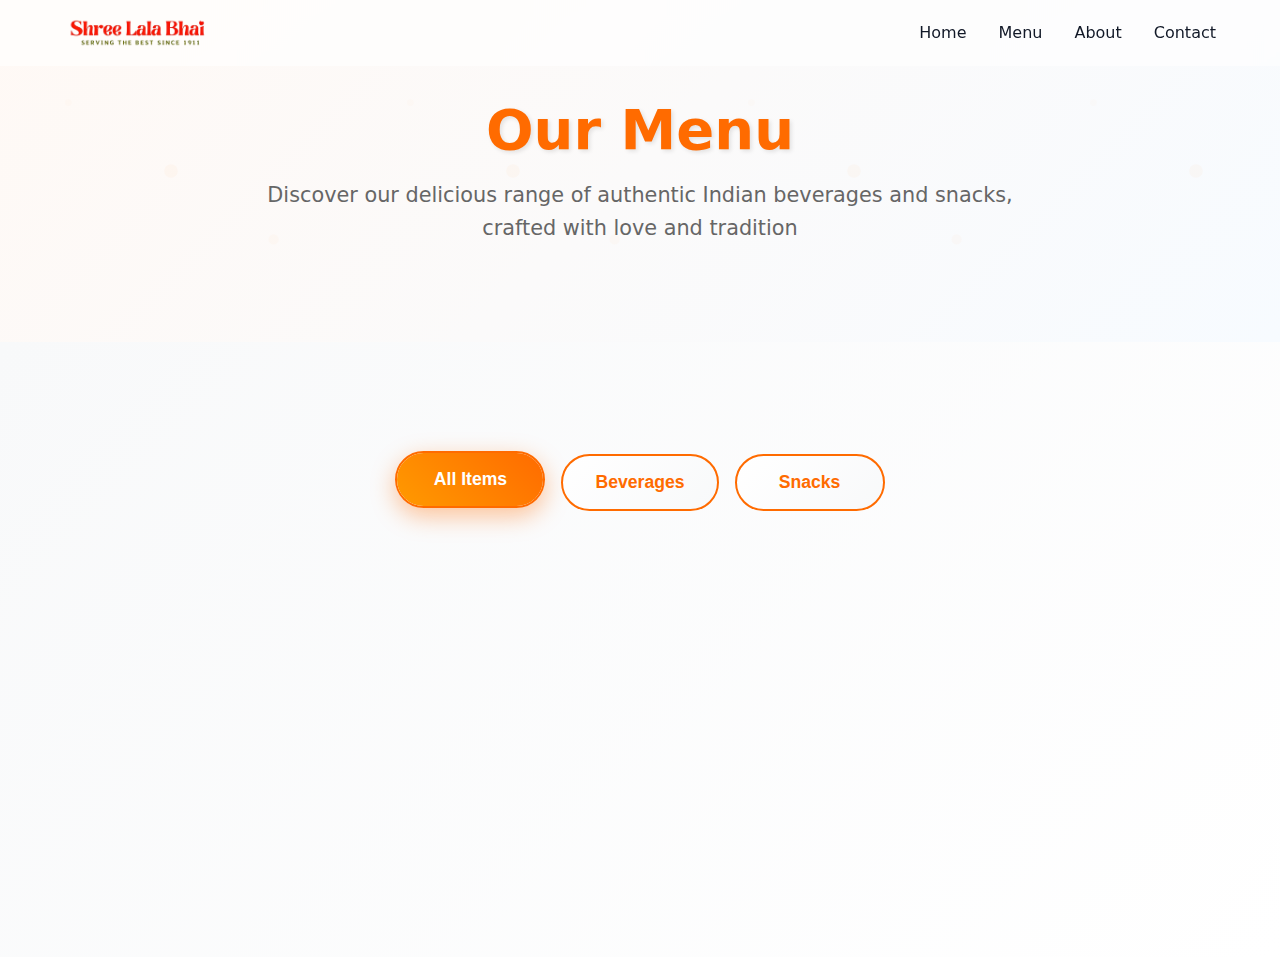
<file: Resturant/menu.html>
<!DOCTYPE html>
<html lang="en">
<head>
  <meta charset="UTF-8">
  <meta name="viewport" content="width=device-width, initial-scale=1.0">
  <title>Menu | Shree Lala Bhai</title>
  <link rel="stylesheet" href="https://cdnjs.cloudflare.com/ajax/libs/font-awesome/6.4.0/css/all.min.css" integrity="sha512-iecdLmaskl7CVkqkXNQ/ZH/XLlvWZOJyj7Yy7tcenmpD1ypASozpmT/E0iPtmFIB46ZmdtAc9eNBvH0H/ZpiBw==" crossorigin="anonymous" referrerpolicy="no-referrer" />
  <link rel="stylesheet" href="css/styles.css">
  <style>
    /* Menu Page Styles */
    .menu-hero {
      background: linear-gradient(135deg, #fff9f5 0%, #f7fbff 100%);
      padding: 6rem 0 4rem;
      text-align: center;
      position: relative;
      overflow: hidden;
    }

    .menu-hero::before {
      content: '';
      position: absolute;
      top: 0;
      left: 0;
      right: 0;
      bottom: 0;
      background: url('data:image/svg+xml,<svg xmlns="http://www.w3.org/2000/svg" viewBox="0 0 100 100"><circle cx="50" cy="50" r="2" fill="rgba(255,107,0,0.1)"/><circle cx="20" cy="30" r="1" fill="rgba(255,107,0,0.05)"/><circle cx="80" cy="70" r="1.5" fill="rgba(255,107,0,0.08)"/></svg>');
      opacity: 0.3;
    }

    .menu-hero-content {
      position: relative;
      z-index: 2;
      max-width: 800px;
      margin: 0 auto;
      padding: 0 1rem;
    }

    .menu-hero h1 {
      font-size: 3.5rem;
      color: #ff6b00;
      margin-bottom: 1rem;
      font-weight: 800;
      text-shadow: 2px 2px 4px rgba(0,0,0,0.1);
    }

    .menu-hero p {
      font-size: 1.3rem;
      color: #666;
      margin-bottom: 2rem;
      line-height: 1.6;
    }

    /* Menu Categories */
    .menu-categories {
      display: flex;
      justify-content: center;
      gap: 1rem;
      margin: 3rem 0 2rem;
      flex-wrap: wrap;
      padding: 0 1rem;
    }

    .category-btn {
      padding: 1rem 2rem;
      border: 2px solid #ff6b00;
      background: linear-gradient(135deg, #fff 0%, #f8f9fa 100%);
      color: #ff6b00;
      border-radius: 50px;
      font-weight: 700;
      cursor: pointer;
      transition: all 0.4s ease;
      font-size: 1.1rem;
      position: relative;
      overflow: hidden;
      min-width: 150px;
    }

    .category-btn::before {
      content: '';
      position: absolute;
      top: 0;
      left: -100%;
      width: 100%;
      height: 100%;
      background: linear-gradient(45deg, #ff9a00, #ff6b00);
      transition: left 0.3s ease;
      z-index: -1;
    }

    .category-btn:hover::before,
    .category-btn.active::before {
      left: 0;
    }

    .category-btn:hover,
    .category-btn.active {
      color: white;
      transform: translateY(-3px);
      box-shadow: 0 8px 25px rgba(255, 107, 0, 0.4);
    }
  </style>
</head>
<body>
  <!-- Header -->
  <header class="site-header">
    <div class="container header-inner">
      <a href="#home" class="logo"><img src="assets/images/logo.png" alt="Shree Lala Bhai Restaurant" /></a>
      <nav id="main-nav" class="main-nav" role="navigation">
        <ul>
          <li><a href="index.html">Home</a></li>
          <li><a href="menu.html">Menu</a></li>
          <li><a href="about.html">About</a></li>
          <li><a href="contact.html">Contact</a></li>
        </ul>
      </nav>
    </div>
  </header>

  <!-- Menu Hero Section -->
  <section class="menu-hero">
    <div class="menu-hero-content">
      <h1>Our Menu</h1>
      <p>Discover our delicious range of authentic Indian beverages and snacks, crafted with love and tradition</p>
    </div>
  </section>

  <!-- Menu Section -->
  <section class="section menu-section" style="background: linear-gradient(135deg, #f8f9fa 0%, #fff 100%); padding: 4rem 0;">
    <div class="container">
      <!-- Menu Categories -->
      <div class="menu-categories">
        <button class="category-btn active" data-category="all">All Items</button>
        <button class="category-btn" data-category="beverages">Beverages</button>
        <button class="category-btn" data-category="snacks">Snacks</button>
      </div>

      <!-- Menu Grid -->
      <div class="menu-grid" id="menu-grid">


  <script src="js/script.js" defer></script>
</body>
</html>
</file>
<file: Resturant/css/styles.css>
/* Base Styles & Variables */
:root {
    /* Colors */
    --bg: #ffffff;
    --surface: #f7fbff;
    --primary: #3b82f6;
    --primary-600: #2563eb;
    --accent: #60a5fa;
    --muted: #6b7280;
    --card: #ffffff;
    --glass: rgba(255, 255, 255, 0.6);
    --shadow: 0 10px 25px rgba(16, 24, 40, 0.06);
    --shadow-md: 0 4px 6px -1px rgba(0, 0, 0, 0.1), 0 2px 4px -1px rgba(0, 0, 0, 0.06);
    
    /* Typography */
    --font-sans: 'Inter', system-ui, -apple-system, 'Segoe UI', Roboto, 'Helvetica Neue', Arial, sans-serif;
    --fs-sm: 0.9rem;
    --fs-base: 1rem;
    --fs-lg: 1.125rem;
    --fs-xl: 1.5rem;
    --fs-xxl: 2.25rem;
    
    /* Spacing */
    --space-1: 0.5rem;
    --space-2: 1rem;
    --space-3: 1.5rem;
    --space-4: 2rem;
    --space-5: 3rem;
    --space-6: 4rem;
    
    /* Container */
    --container-width: 1200px;
    --border-radius: 8px;
    --transition: all 0.3s ease;
}

/* Reset & Base Styles */
*,
*::before,
*::after {
    box-sizing: border-box;
    margin: 0;
    padding: 0;
}

html {
    scroll-behavior: smooth;
}

body {
    font-family: var(--font-sans);
    line-height: 1.6;
    color: #333;
    background: linear-gradient(180deg, #f7fbff 0%, #ffffff 100%);
    overflow-x: hidden;
}

img {
    max-width: 100%;
    height: auto;
    display: block;
}

/* Typography */
h1, h2, h3, h4, h5, h6 {
    line-height: 1.2;
    margin-bottom: var(--space-2);
    font-weight: 700;
}

h1 {
    font-size: var(--fs-xxl);
    color: #1f2937;
}

h2 {
    font-size: 2rem;
    color: #111827;
    text-align: center;
    margin-bottom: var(--space-3);
    position: relative;
    display: inline-block;
    left: 50%;
    transform: translateX(-50%);
}

h2::after {
    content: '';
    position: absolute;
    bottom: -10px;
    left: 50%;
    transform: translateX(-50%);
    width: 60px;
    height: 3px;
    background-color: var(--primary);
}

p {
    margin-bottom: var(--space-2);
    color: var(--muted);
}

a {
    color: var(--primary);
    text-decoration: none;
    transition: var(--transition);
}

a:hover {
    color: var(--primary-600);
}

/* Layout Utilities */
.container {
    width: 100%;
    max-width: var(--container-width);
    margin: 0 auto;
    padding: 0 var(--space-3);
}

.row {
    display: flex;
    flex-wrap: wrap;
    gap: var(--space-3);
}

.col {
    flex: 1 1 100%;
}

.section {
    padding: var(--space-6) 0;
}

.section:nth-child(even) {
    background-color: var(--surface);
}

.section-subtitle {
    text-align: center;
    color: var(--muted);
    margin-bottom: var(--space-4);
    font-size: var(--fs-lg);
}

/* Buttons */
.btn {
    display: inline-block;
    padding: 0.75rem 1.5rem;
    border-radius: var(--border-radius);
    font-weight: 600;
    text-align: center;
    cursor: pointer;
    transition: var(--transition);
    border: 2px solid transparent;
}

.btn-primary {
    background-color: var(--primary);
    color: white;
}

.btn-primary:hover {
    background-color: var(--primary-600);
    transform: translateY(-2px);
    box-shadow: 0 4px 12px rgba(59, 130, 246, 0.25);
}

.btn-ghost {
    background-color: transparent;
    border: 2px solid var(--primary);
    color: var(--primary);
}

.btn-ghost:hover {
    background-color: rgba(59, 130, 246, 0.1);
    transform: translateY(-2px);
}

.btn-sm {
    padding: 0.5rem 1rem;
    font-size: var(--fs-sm);
}

/* Header */
.site-header {
    position: fixed;
    top: 0;
    left: 0;
    width: 100%;
    z-index: 1000;
    padding: 1rem 0;
    background-color: var(--glass);
    backdrop-filter: blur(6px);
    transition: var(--transition);
}

.site-header.scrolled {
    padding: 0.5rem 0;
    box-shadow: var(--shadow);
}

.header-inner {
    display: flex;
    justify-content: space-between;
    align-items: center;
}

.logo {
    display: block;
    max-width: 150px;
    height: auto;
    text-decoration: none;
}

/* Navigation */
.nav-toggle {
    background: none;
    border: none;
    cursor: pointer;
    width: 2.5rem;
    height: 2.5rem;
    display: flex;
    align-items: center;
    justify-content: center;
    position: relative;
    z-index: 1001;
    padding: 0;
}

.hamburger {
    position: relative;
    width: 1.5rem;
    height: 2px;
    background-color: #111827;
    transition: var(--transition);
}

.hamburger::before,
.hamburger::after {
    content: '';
    position: absolute;
    width: 1.5rem;
    height: 2px;
    background-color: #111827;
    transition: var(--transition);
}

.hamburger::before {
    transform: translateY(-6px);
}

.hamburger::after {
    transform: translateY(6px);
}

.nav-toggle[aria-expanded="true"] .hamburger {
    background-color: transparent;
}

.nav-toggle[aria-expanded="true"] .hamburger::before {
    transform: rotate(45deg);
}

.nav-toggle[aria-expanded="true"] .hamburger::after {
    transform: rotate(-45deg);
}

.main-nav ul {
    list-style: none;
    display: flex;
    flex-direction: column;
    gap: 1.5rem;
    padding: 2rem 0;
}

.main-nav a {
    color: #111827;
    font-weight: 500;
    text-decoration: none;
    position: relative;
    padding: 0.5rem 0;
}

.main-nav a::after {
    content: '';
    position: absolute;
    bottom: 0;
    left: 0;
    width: 0;
    height: 2px;
    background-color: var(--primary);
    transition: var(--transition);
}

.main-nav a:hover::after,
.main-nav a:focus::after {
    width: 100%;
}

/* Mobile Navigation */
@media (max-width: 991px) {
    .main-nav {
        position: fixed;
        top: 0;
        right: -100%;
        width: 80%;
        max-width: 400px;
        height: 100vh;
        background-color: white;
        box-shadow: -5px 0 15px rgba(0, 0, 0, 0.1);
        transition: var(--transition);
        padding: 5rem 2rem 2rem;
        z-index: 1000;
    }

    .main-nav[data-visible="true"] {
        right: 0;
    }
}

/* Desktop Navigation */
@media (min-width: 992px) {
    .nav-toggle {
        display: none;
    }

    .main-nav {
        display: block !important;
    }

    .main-nav ul {
        flex-direction: row;
        align-items: center;
        padding: 0;
        gap: 2rem;
    }

    .main-nav a {
        padding: 0.5rem 0;
    }
}

/* Hero Section */
.hero {
    min-height: 100vh;
    position: relative;
    overflow: hidden;
    display: flex;
    align-items: center;
    justify-content: center;
    text-align: center;
    color: white;
    padding: 0;
}

.hero-slideshow {
    position: absolute;
    top: 0;
    left: 0;
    width: 100%;
    height: 100%;
    z-index: 1;
}

.slide {
    position: absolute;
    top: 0;
    left: 0;
    width: 100%;
    height: 100%;
    background-size: cover;
    background-position: center;
    background-repeat: no-repeat;
    opacity: 0;
    transition: opacity 1s ease-in-out;
}

.slide.active {
    opacity: 1;
}

.hero-overlay {
    position: absolute;
    top: 0;
    left: 0;
    width: 100%;
    height: 100%;
    background: rgba(0, 0, 0, 0.5);
    z-index: 2;
}

.hero-content {
    position: relative;
    z-index: 3;
    max-width: 1200px;
    padding: 0 1rem;
    animation: fadeInUp 1s ease-out;
}

.hero h1 {
    font-size: 3.5rem;
    margin-bottom: 1.5rem;
    color: white;
    line-height: 1.2;
    text-shadow: 0 2px 4px rgba(0, 0, 0, 0.3);
}

.hero h1 span {
    display: inline-block;
    color: #ffd700;
    font-size: 4rem;
    margin-top: 0.5rem;
}

.hero .lead {
    font-size: 1.5rem;
    color: rgba(255, 255, 255, 0.9);
    margin-bottom: 2.5rem;
    max-width: 700px;
    margin-left: auto;
    margin-right: auto;
    text-shadow: 0 1px 3px rgba(0, 0, 0, 0.3);
}

.hero-ctas {
    display: flex;
    gap: 1.5rem;
    justify-content: center;
    flex-wrap: wrap;
    margin: 3rem auto 0;
    max-width: 500px;
}

.hero .btn {
    padding: 1rem 2rem;
    font-size: 1.1rem;
    font-weight: 600;
    border-radius: 50px;
    text-transform: uppercase;
    letter-spacing: 1px;
    transition: all 0.3s ease;
    box-shadow: 0 4px 15px rgba(0, 0, 0, 0.2);
}

.hero .btn-primary {
    background: linear-gradient(45deg, #ff9a00, #ff6b00);
    border: none;
    color: white;
}

.hero .btn-primary:hover {
    transform: translateY(-3px);
    box-shadow: 0 6px 20px rgba(255, 107, 0, 0.4);
    background: linear-gradient(45deg, #ff6b00, #ff9a00);
}

.hero .btn-ghost {
    background: transparent;
    border: 2px solid white;
    color: white;
    backdrop-filter: blur(5px);
    background-color: rgba(255, 255, 255, 0.1);
}

.hero .btn-ghost:hover {
    background: rgba(255, 255, 255, 0.2);
    transform: translateY(-3px);
    box-shadow: 0 6px 15px rgba(0, 0, 0, 0.2);
}

/* Responsive adjustments */
@media (max-width: 768px) {
    .hero h1 {
        font-size: 2.5rem;
    }
    
    .hero h1 span {
        font-size: 3rem;
    }
    
    .hero .lead {
        font-size: 1.25rem;
    }
}

/* About Section */
.about {
    padding: 6rem 0;
    background-color: #f9f9f9;
    position: relative;
    overflow: hidden;
}

.about::before {
    content: '';
    position: absolute;
    top: 0;
    left: 0;
    width: 100%;
    height: 100%;
    background: url('data:image/svg+xml;utf8,<svg width="100" height="100" viewBox="0 0 100 100" xmlns="http://www.w3.org/2000/svg"><path fill="%23f0f0f0" d="M30,10L50,30L70,10L90,30L70,50L90,70L70,90L50,70L30,90L10,70L30,50L10,30L30,10Z"/></svg>');
    opacity: 0.05;
    z-index: 0;
}

.about .container {
    position: relative;
    z-index: 1;
    max-width: 1200px;
    margin: 0 auto;
    padding: 0 1.5rem;
}

.about-header {
    display: flex;
    flex-direction: column;
    gap: 2rem;
    margin-bottom: 4rem;
    align-items: center;
}

.about-image {
    width: 100%;
    max-width: 600px;
    border-radius: 15px;
    overflow: hidden;
    box-shadow: 0 15px 40px rgba(0, 0, 0, 0.1);
    border: 5px solid white;
    transition: transform 0.3s ease, box-shadow 0.3s ease;
}

.about-image:hover {
    transform: translateY(-5px);
    box-shadow: 0 20px 50px rgba(0, 0, 0, 0.15);
}

.about-image img {
    width: 100%;
    height: 400px;
    object-fit: cover;
    display: block;
    transition: transform 0.5s ease;
}

.about-image:hover img {
    transform: scale(1.03);
}

.about-intro {
    text-align: center;
    max-width: 800px;
    margin: 0 auto;
}

.about h2 {
    text-align: center;
    margin-bottom: 1.5rem;
    position: relative;
    display: inline-block;
    color: #333;
    font-size: 2.8rem;
    font-weight: 700;
}

.about h2::after {
    content: '';
    position: absolute;
    bottom: -10px;
    left: 50%;
    transform: translateX(-50%);
    width: 80px;
    height: 4px;
    background: linear-gradient(90deg, #ff9a00, #ff6b00);
    border-radius: 2px;
}

.about-content {
    margin-top: 2rem;
    text-align: left;
    line-height: 1.8;
    color: #555;
}

.about-content p {
    margin-bottom: 1.5rem;
    font-size: 1.1rem;
}

/* About Features */
.about-features {
    display: grid;
    grid-template-columns: 1fr;
    gap: 2rem;
    margin: 4rem 0;
}

.feature {
    background: white;
    padding: 2.5rem 2rem;
    border-radius: 12px;
    text-align: center;
    box-shadow: 0 5px 20px rgba(0, 0, 0, 0.05);
    transition: transform 0.3s ease, box-shadow 0.3s ease;
    border: 1px solid rgba(0, 0, 0, 0.03);
}

.feature:hover {
    transform: translateY(-5px);
    box-shadow: 0 15px 30px rgba(0, 0, 0, 0.1);
}

.feature-icon {
    font-size: 2.5rem;
    margin-bottom: 1.5rem;
    display: inline-block;
    transition: transform 0.3s ease;
}

.feature:hover .feature-icon {
    transform: scale(1.1);
}

.feature h3 {
    color: #333;
    font-size: 1.5rem;
    margin-bottom: 1rem;
    position: relative;
    display: inline-block;
}

.feature h3::after {
    content: '';
    position: absolute;
    bottom: -8px;
    left: 50%;
    transform: translateX(-50%);
    width: 40px;
    height: 3px;
    background: linear-gradient(90deg, #ff9a00, #ff6b00);
    transition: width 0.3s ease;
}

.feature:hover h3::after {
    width: 60px;
}

.feature p {
    color: #666;
    line-height: 1.7;
    margin: 0;
    font-size: 1.05rem;
}

.section-subtitle {
    text-align: center;
    color: var(--muted);
    margin-bottom: 3rem;
    font-size: 1.2rem;
    font-weight: 400;
}

.specialty-grid {
    display: grid;
    grid-template-columns: 1fr;
    gap: 2rem;
    margin: 3rem 0;
}

.specialty-card {
    background: white;
    border-radius: 15px;
    padding: 2.5rem 2rem;
    box-shadow: 0 10px 30px rgba(0, 0, 0, 0.05);
    transition: all 0.4s cubic-bezier(0.175, 0.885, 0.32, 1.275);
    position: relative;
    overflow: hidden;
    border: 1px solid rgba(0, 0, 0, 0.03);
}

.specialty-card:hover {
    transform: translateY(-10px);
    box-shadow: 0 15px 40px rgba(0, 0, 0, 0.1);
}

.specialty-card.featured {
    background: linear-gradient(135deg, #fff8f0 0%, #fff 100%);
    border: 1px solid rgba(255, 154, 0, 0.2);
    position: relative;
}

.specialty-card.featured::before {
    content: '★ Featured';
    position: absolute;
    top: 15px;
    right: -30px;
    background: #ff9a00;
    color: white;
    padding: 5px 30px;
    transform: rotate(45deg);
    font-size: 0.8rem;
    font-weight: 600;
    box-shadow: 0 2px 10px rgba(0, 0, 0, 0.1);
}

.specialty-icon {
    font-size: 3rem;
    margin-bottom: 1.5rem;
    display: inline-block;
    transition: transform 0.3s ease;
}

.specialty-card:hover .specialty-icon {
    transform: scale(1.1) rotate(5deg);
}

.specialty-card h3 {
    color: #333;
    font-size: 1.5rem;
    margin-bottom: 1rem;
    position: relative;
    display: inline-block;
}

.specialty-card h3::after {
    content: '';
    position: absolute;
    bottom: -8px;
    left: 0;
    width: 40px;
    height: 3px;
    background: linear-gradient(90deg, #ff9a00, #ff6b00);
    transition: width 0.3s ease;
}

.specialty-card:hover h3::after {
    width: 60px;
}

.specialty-card p {
    color: #666;
    line-height: 1.8;
    margin: 0;
}

.about-cta {
    text-align: center;
    margin-top: 4rem;
    padding: 2rem;
    background: white;
    border-radius: 15px;
    box-shadow: 0 10px 30px rgba(0, 0, 0, 0.05);
    border: 1px solid rgba(0, 0, 0, 0.03);
}

.about-cta p {
    font-size: 1.2rem;
    color: #555;
    margin-bottom: 2rem;
    max-width: 700px;
    margin-left: auto;
    margin-right: auto;
}

.about-cta .btn {
    padding: 1rem 3rem;
    font-size: 1.1rem;
    font-weight: 600;
    border-radius: 50px;
    background: linear-gradient(45deg, #ff9a00, #ff6b00);
    color: white;
    border: none;
    box-shadow: 0 4px 15px rgba(255, 107, 0, 0.3);
    transition: all 0.3s ease;
}

.about-cta .btn:hover {
    transform: translateY(-3px);
    box-shadow: 0 6px 20px rgba(255, 107, 0, 0.4);
    background: linear-gradient(45deg, #ff6b00, #ff9a00);
}

/* Responsive adjustments */
@media (min-width: 768px) {
    .about-header {
        flex-direction: row;
        align-items: flex-start;
        gap: 4rem;
        margin-bottom: 5rem;
    }
    
    .about-image {
        flex: 1;
        min-width: 300px;
        margin-top: 1rem;
    }
    
    .about-intro {
        flex: 1;
        text-align: left;
        padding-top: 1rem;
    }
    
    .about h2 {
        text-align: left;
        margin-top: 0;
    }
    
    .about h2::after {
        left: 0;
        transform: none;
    }
    
    .about-content {
        margin-top: 2.5rem;
    }
    
    .about-features {
        grid-template-columns: repeat(3, 1fr);
        gap: 2.5rem;
    }
    
    .feature {
        padding: 2.5rem 1.5rem;
    }
    
    .about-cta {
        padding: 3rem 2rem;
        margin-top: 4rem;
    }
    
    .about-cta h3 {
        font-size: 2rem;
        margin-bottom: 1rem;
    }
    
    .about-cta p {
        font-size: 1.2rem;
        margin-bottom: 2rem;
    }
}

@media (min-width: 992px) {
    .specialty-grid {
        grid-template-columns: repeat(3, 1fr);
    }
    
    .specialty-card.featured {
        grid-column: span 1;
    }
    
    .about-cta {
        padding: 3rem 2rem;
    }
}

/* Features Section */
.features {
    text-align: center;
    padding: 6rem 0;
}

.features-grid {
    display: grid;
    grid-template-columns: 1fr;
    gap: 2rem;
    margin-top: 3rem;
}

.feature-card {
    background: var(--card);
    border-radius: var(--border-radius);
    padding: 2rem;
    box-shadow: var(--shadow);
    transition: var(--transition);
    text-align: center;
}

.feature-card:hover {
    transform: translateY(-5px);
    box-shadow: 0 15px 30px rgba(0, 0, 0, 0.1);
}

.feature-icon {
    font-size: 2.5rem;
    margin-bottom: 1.5rem;
    display: inline-block;
}

.feature-card h3 {
    margin-bottom: 1rem;
    color: #111827;
}

.feature-card p {
    color: var(--muted);
    margin-bottom: 0;
}

/* Special Selection */
.special-selection {
    padding: 6rem 0;
    text-align: center;
}

.dishes-grid {
    display: grid;
    grid-template-columns: 1fr;
    gap: 2rem;
    margin-top: 3rem;
}

.dish-card {
    background: var(--card);
    border-radius: var(--border-radius);
    overflow: hidden;
    box-shadow: var(--shadow);
    transition: var(--transition);
}

.dish-card:hover {
    transform: translateY(-5px);
    box-shadow: 0 15px 30px rgba(0, 0, 0, 0.1);
}

.dish-card img {
    width: 100%;
    height: 200px;
    object-fit: cover;
    transition: var(--transition);
}

.dish-card:hover img {
    transform: scale(1.05);
}

.dish-content {
    padding: 1.5rem;
    text-align: left;
}

.dish-card h3 {
    margin-bottom: 0.5rem;
    color: #111827;
}

.dish-card p {
    color: var(--muted);
    margin-bottom: 1rem;
    font-size: var(--fs-sm);
}

.dish-meta {
    display: flex;
    justify-content: space-between;
    align-items: center;
    margin-top: 1rem;
}

.price {
    font-weight: 700;
    color: #111827;
    font-size: 1.25rem;
}

/* Gallery Section */
.gallery {
    padding: 6rem 0;
    background-color: #f9f9f9;
}

.gallery-slider {
    max-width: 950px;
    margin: 0 auto;
    overflow: hidden;
    position: relative;
}

.gallery-track {
    display: flex;
    transition: transform 0.5s cubic-bezier(.77,0,.18,1);
    will-change: transform;
}



.gallery-item img {
    width: 100%;
    height: 100%;
    object-fit: cover;
    display: block;
    transition: transform 0.5s;
}

/* Removed .gallery-item:hover for Golden Memories */
.gallery-item:hover {
    box-shadow: 0 10px 25px rgba(255, 107, 0, 0.13);
}
.gallery-item:hover img {
    transform: scale(1.07);
}

@media (max-width: 1000px) {
    .gallery-item, .gallery-track {
        min-width: 220px;
        max-width: 220px;
    }
}

@media (max-width: 700px) {
    .gallery-item, .gallery-track {
        min-width: 90vw;
        max-width: 90vw;
    }
    .gallery-slider {
        max-width: 100vw;
    }
}


.gallery .section-header {
    text-align: center;
    max-width: 800px;
    margin: 0 auto 4rem;
}

.gallery h2 {
    font-size: 2.8rem;
    color: #222;
    margin: 0 auto 1.5rem;
    position: relative;
    display: block;
    text-align: center;
    width: 100%;
}

.gallery h2 span {
    color: #ff6b00;
    position: relative;
}

.gallery h2::after {
    content: '';
    position: absolute;
    bottom: -10px;
    left: 50%;
    transform: translateX(-50%);
    width: 60px;
    height: 3px;
    background: linear-gradient(90deg, #ff9a00, #ff6b00);
    border-radius: 2px;
}

.menu-grid {
    display: grid !important;
    grid-template-columns: repeat(auto-fit, minmax(320px, 1fr));
    gap: 2.5rem;
    justify-items: center;
    align-items: stretch;
    max-width: 1200px;
    margin: 0 auto;
    padding: 0 1.5rem 2.5rem 1.5rem;
    min-height: 350px;
    width: 100%;
}


/* Menu Card Modernization */
.menu-grid.modern-menu {
  display: grid;
  grid-template-columns: repeat(auto-fit, minmax(270px, 1fr));
  gap: 2rem;
  justify-items: stretch;
  align-items: stretch;
}
.menu-card.modern-menu-card {
  display: flex;
  flex-direction: column;
  border-radius: 20px;
  box-shadow: 0 6px 32px rgba(59,130,246,0.10), 0 2px 8px rgba(0,0,0,0.10);
  overflow: hidden;
  background: #fffdfa;
  border: 1.5px solid #ffe1ca;
  transition: box-shadow 0.2s, transform 0.17s;
  min-height: 410px;
  height: 100%;
  justify-content: space-between;
}
.menu-card.modern-menu-card img {
  width: 100%;
  height: 280px;
  object-fit: cover;
  border-top-left-radius: 20px;
  border-top-right-radius: 20px;
  box-shadow: 0 2px 8px rgba(255,107,0,0.06);
}
.menu-card-content {
  flex: 1;
  display: flex;
  flex-direction: column;
  justify-content: space-between;
  padding: 1.5rem 1rem 1.5rem 1rem;
  text-align: center;
}
.menu-card-content h3 {
  margin-bottom: 0.3rem;
  color: #ff6b00;
  font-size: 1.15rem;
  font-weight: 800;
  letter-spacing: 1px;
}
.menu-card-content p {
  font-size: 0.95rem;
  color: #333;
  margin-bottom: 0.8rem; /* Reduced margin to move button up */
}
.menu-card-content .price {
  font-size: 1rem;
  color: #222;
  font-weight: 700;
  margin-bottom: 0.9rem;
}
.add-to-cart-btn {
  margin-top: auto;
  margin-bottom: 0.5rem; /* Add space at the bottom */
  padding: 0.7rem 1.6rem;
  border: none;
  border-radius: 32px;
  background: linear-gradient(90deg, #ff9a00 0%, #ff6b00 100%);
  color: #fff;
  font-size: 1rem;
  font-weight: 700;
  letter-spacing: 1px;
  box-shadow: 0 2px 8px rgba(255,107,0,0.12);
  cursor: pointer;
  transition: background 0.2s, transform 0.18s, box-shadow 0.18s;
  outline: none;
  position: relative;
  z-index: 1;
}
.add-to-cart-btn:hover, .add-to-cart-btn:focus {
  background: linear-gradient(90deg, #ff6b00 0%, #ff9a00 100%);
  transform: translateY(-2px) scale(1.05);
  box-shadow: 0 6px 18px rgba(255,107,0,0.18);
}
@media (max-width: 700px) {
  .menu-grid.modern-menu {
    grid-template-columns: 1fr;
    gap: 1.2rem;
  }
  .menu-card.modern-menu-card {
    min-height: 380px;
    border-radius: 14px;
  }
  .menu-card.modern-menu-card img {
    height: 220px;
    border-top-left-radius: 14px;
    border-top-right-radius: 14px;
  }
  .add-to-cart-btn {
    font-size: 1rem;
    padding: 0.5rem 1.1rem;
  }
}

.menu-card.modern-menu-card:hover {
    box-shadow: 0 18px 48px rgba(255,107,0,0.13), 0 4px 16px rgba(0,0,0,0.13);
    border-color: #ffb97a;
    transform: translateY(-8px) scale(1.03);
}

/* About Page Styles */
.about-page-section {
  padding: 4rem 0;
  background-color: #f9f9f9;
}

.about-page-header {
  display: grid;
  grid-template-columns: 1fr 1.2fr;
  gap: 3rem;
  align-items: center;
  margin-bottom: 4rem;
}

.about-page-images {
  display: grid;
  grid-template-columns: 1fr 1fr;
  gap: 2rem;
  margin-bottom: 2rem;
}

.about-page-image {
  border-radius: 15px;
  overflow: hidden;
  box-shadow: 0 10px 30px rgba(0,0,0,0.1);
  transition: transform 0.3s ease, box-shadow 0.3s ease;
  width: 100%;
  aspect-ratio: 4/3;
}

.about-page-image:hover {
  transform: translateY(-5px);
  box-shadow: 0 15px 40px rgba(0,0,0,0.15);
}

.about-page-image img {
  width: 100%;
  height: 100%;
  object-fit: cover;
  object-position: center;
  display: block;
  transition: transform 0.5s ease;
}

.about-page-image:hover img {
  transform: scale(1.05);
}

.image-caption {
  text-align: center;
  font-weight: 600;
  color: #333;
  margin: 1rem 0;
  font-size: 1.1rem;
}

@media (max-width: 768px) {
  .about-page-images {
    grid-template-columns: 1fr;
    gap: 1.5rem;
  }

  .about-page-image {
    aspect-ratio: 4/3;
    max-width: 100%;
  }

  .about-page-image img {
    height: 100%;
  }
}

/* Hero About Section */
.hero-about {
    padding: 6rem 0;
    background: linear-gradient(135deg, #fff9f5 0%, #f7fbff 100%);
    position: relative;
    overflow: hidden;
}

.hero-about .container {
    max-width: 1200px;
    margin: 0 auto;
    padding: 0 1.5rem;
}

.about-hero-content {
    display: grid;
    grid-template-columns: 1fr 1fr;
    gap: 3rem;
    align-items: center;
    min-height: auto;
}

.about-hero-images {
    display: grid;
    grid-template-columns: 1fr;
    gap: 1.5rem;
    justify-content: center;
}

.about-hero-image {
    position: relative;
    border-radius: 15px;
    overflow: hidden;
    box-shadow: 0 10px 30px rgba(0, 0, 0, 0.1);
    transition: all 0.3s ease;
    max-width: 400px;
    width: 100%;
    aspect-ratio: 4/3;
}

.about-hero-image:hover {
    transform: translateY(-5px);
    box-shadow: 0 15px 40px rgba(0, 0, 0, 0.15);
}

.about-hero-image img {
    width: 100%;
    height: 100%;
    object-fit: cover;
    object-position: center;
    display: block;
    transition: transform 0.4s ease;
}

.about-hero-image:hover img {
    transform: scale(1.05);
}

.image-overlay {
    position: absolute;
    bottom: 0;
    left: 0;
    right: 0;
    background: linear-gradient(transparent, rgba(0, 0, 0, 0.6));
    color: white;
    padding: 1.5rem 1rem 1rem;
    transform: translateY(10px);
    opacity: 0;
    transition: all 0.3s ease;
}

.about-hero-image:hover .image-overlay {
    transform: translateY(0);
    opacity: 1;
}

.image-overlay h3 {
    font-size: 1.2rem;
    font-weight: 600;
    margin: 0 0 0.3rem 0;
    color: #ffd700;
}

.image-overlay p {
    font-size: 0.9rem;
    margin: 0;
    color: rgba(255, 255, 255, 0.9);
}

.about-hero-text {
    text-align: left;
    padding: 1rem 0;
}

.about-hero-text h2 {
    font-size: 2.5rem;
    color: #111827;
    margin-bottom: 1rem;
    position: relative;
    line-height: 1.2;
}

.about-hero-text h2 span {
    color: #ff6b00;
    position: relative;
}

.about-hero-text h2::after {
    content: '';
    position: absolute;
    bottom: -8px;
    left: 0;
    width: 60px;
    height: 3px;
    background: linear-gradient(90deg, #ff9a00, #ff6b00);
    border-radius: 2px;
}

.about-subtitle {
    font-size: 1.1rem;
    color: #666;
    margin-bottom: 1.5rem;
    font-weight: 500;
}

.about-hero-text .about-content {
    margin-top: 1.5rem;
    font-size: 1rem;
    line-height: 1.6;
    color: #555;
}

.about-hero-text .about-content p {
    margin-bottom: 1rem;
}

.about-cta {
    margin-top: 2rem;
}

.about-cta .btn {
    padding: 1rem 2rem;
    font-size: 1rem;
    font-weight: 600;
    border-radius: 25px;
    background: linear-gradient(45deg, #ff9a00, #ff6b00);
    color: white;
    border: none;
    box-shadow: 0 4px 15px rgba(255, 107, 0, 0.25);
    transition: all 0.3s ease;
    text-transform: uppercase;
    letter-spacing: 0.5px;
}

.about-cta .btn:hover {
    transform: translateY(-2px);
    box-shadow: 0 6px 20px rgba(255, 107, 0, 0.35);
    background: linear-gradient(45deg, #ff6b00, #ff9a00);
}

/* Responsive adjustments for hero-about */
@media (max-width: 1024px) {
    .about-hero-content {
        grid-template-columns: 1fr;
        gap: 2rem;
        text-align: center;
    }

    .about-hero-text {
        text-align: center;
    }

    .about-hero-text h2 {
        font-size: 2.2rem;
    }

    .about-hero-text h2::after {
        left: 50%;
        transform: translateX(-50%);
    }

    .about-hero-images {
        max-width: 400px;
        margin: 0 auto;
    }
}

@media (max-width: 768px) {
    .hero-about {
        padding: 4rem 0;
    }

    .about-hero-images {
        gap: 1rem;
    }

    .about-hero-image {
        max-width: 300px;
        aspect-ratio: 4/3;
    }

    .about-hero-text h2 {
        font-size: 2rem;
    }

    .about-subtitle {
        font-size: 1rem;
    }

    .image-overlay {
        padding: 1rem 0.8rem 0.8rem;
    }

    .image-overlay h3 {
        font-size: 1rem;
    }

    .about-cta .btn {
        padding: 0.8rem 1.5rem;
        font-size: 0.9rem;
    }
}

.about-page-content p {
  font-size: 1.1rem;
  line-height: 1.7;
  color: #333;
}

.about-page-features {
  display: grid;
  grid-template-columns: repeat(3, 1fr);
  gap: 2rem;
}

.feature-card-modern {
  background: #fff;
  padding: 2rem;
  border-radius: 12px;
  text-align: center;
  box-shadow: 0 5px 20px rgba(0,0,0,0.05);
  transition: transform 0.3s ease, box-shadow 0.3s ease;
}

.feature-card-modern:hover {
  transform: translateY(-5px);
  box-shadow: 0 10px 25px rgba(0,0,0,0.1);
}

.feature-card-modern .feature-icon {
  font-size: 2.5rem;
  margin-bottom: 1rem;
}

.feature-card-modern h3 {
  font-size: 1.5rem;
  margin-bottom: 0.5rem;
}

@media (max-width: 992px) {
  .about-page-header {
    grid-template-columns: 1fr;
  }
  .about-page-features {
    grid-template-columns: 1fr;
  }
}

/* About Page Testimonials */
.about-testimonials {
  padding: 4rem 0;
  background-color: #fff;
}

.about-testimonials .section-header h2 {
  font-size: 2.5rem;
}

.testimonial-swiper .feedback-box {
  border-radius: 15px;
  overflow: hidden;
  box-shadow: 0 5px 20px rgba(0,0,0,0.07);
}

.testimonial-swiper .feedback-box img {
  width: 100%;
  height: auto;
  display: block;
}

/* Contact Page Styles */
.contact-page-section {
  padding: 4rem 0;
  background: #f9f9f9;
}

.contact-page-layout {
  display: grid;
  grid-template-columns: 1.2fr 1fr;
  gap: 3rem;
  background: #fff;
  padding: 3rem;
  border-radius: 15px;
  box-shadow: 0 10px 40px rgba(0,0,0,0.08);
}

.contact-form-container h2, .contact-info-container h2 {
  font-size: 2rem;
  margin-bottom: 1.5rem;
  color: #111827;
}

.contact-form-modern .form-group {
  margin-bottom: 1.5rem;
}

.contact-form-modern input, .contact-form-modern textarea {
  width: 100%;
  padding: 1rem;
  border: 1px solid #ddd;
  border-radius: 8px;
  font-size: 1rem;
}

.contact-form-modern textarea {
  min-height: 150px;
}

.contact-info-item {
  margin-bottom: 1.5rem;
}

.contact-info-item strong {
  display: block;
  font-size: 1.1rem;
  color: #333;
  margin-bottom: 0.5rem;
}

.contact-info-item p {
  font-size: 1rem;
  color: #555;
}

@media (max-width: 992px) {
  .contact-page-layout {
    grid-template-columns: 1fr;
  }
}

.map-container {
  margin-top: 3rem;
  border-radius: 15px;
  overflow: hidden;
  box-shadow: 0 10px 40px rgba(0,0,0,0.1);
}

.contact-info-item {
  display: flex;
  align-items: flex-start;
  gap: 1rem;
}

.contact-info-item i {
  font-size: 1.5rem;
  color: var(--primary);
  margin-top: 5px;
}

/* Page Title Styles */
.page-title {
  text-align: center;
  margin-top: 8rem; /* Increased space below header */
  margin-bottom: 3rem;
  font-size: 2.8rem;
  color: #111827;
}

/* Lightbox */
.lightbox {
    position: fixed;
    top: 0;
    left: 0;
    width: 100%;
    height: 100%;
    background-color: rgba(0, 0, 0, 0.9);
    display: flex;
    justify-content: center;
    align-items: center;
    z-index: 2000;
    opacity: 0;
    visibility: hidden;
    transition: var(--transition);
}

.lightbox.active {
    opacity: 1;
    visibility: visible;
}

.lightbox-content {
    position: relative;
    max-width: 90%;
    max-height: 90vh;
    display: flex;
    flex-direction: column;
    align-items: center;
}

.lightbox-img {
    max-width: 100%;
    max-height: 80vh;
    border-radius: var(--border-radius);
    box-shadow: 0 5px 25px rgba(0, 0, 0, 0.3);
}

.lightbox-caption {
    color: white;
    margin-top: 1rem;
    text-align: center;
}

.lightbox-close,
.lightbox-nav {
    position: absolute;
    background: rgba(255, 255, 255, 0.1);
    color: white;
    border: none;
    width: 3rem;
    height: 3rem;
    border-radius: 50%;
    display: flex;
    justify-content: center;
    align-items: center;
    cursor: pointer;
    font-size: 1.5rem;
    transition: var(--transition);
    z-index: 2;
}

.lightbox-close:hover,
.lightbox-nav:hover {
    background: rgba(255, 255, 255, 0.2);
}

.lightbox-close {
    top: 2rem;
    right: 2rem;
}

.lightbox-nav.prev {
    left: 2rem;
}

.lightbox-nav.next {
    right: 2rem;
}

/* Video Slideshow Section */
.video-slideshow {
  background: linear-gradient(135deg, #fffdfa 0%, #f7fbff 100%);
  padding: 5rem 0 3rem 0;
  position: relative;
  box-shadow: 0 2px 16px rgba(59,130,246,0.07);
}

.video-slideshow .section-header {
  margin-bottom: 2.5rem;
}

.video-grid {
  display: grid;
  grid-template-columns: repeat(3, 1fr);
  gap: 1.5rem;
  margin: 0 auto 2.5rem auto;
}

.video-box {
  border-radius: 15px;
  overflow: hidden;
  box-shadow: 0 6px 25px rgba(0,0,0,0.1);
  transition: transform 0.3s ease, box-shadow 0.3s ease;
}

.video-box:hover {
  transform: translateY(-5px);
  box-shadow: 0 10px 30px rgba(0,0,0,0.15);
}

.video-wrapper {
  width: 100%;
  aspect-ratio: 16/9;
  background: #000;
  display: flex;
  align-items: center;
  justify-content: center;
}

.video-wrapper iframe {
  width: 100%;
  height: 100%;
  border: none;
  border-radius: 0;
  min-height: 260px;
}


/* Social Icons Bar */
.social-icons-bar {
  margin-top: 2.5rem;
  display: flex;
  justify-content: center;
  gap: 1.7rem;
}
.social-icon {
  display: flex;
  align-items: center;
  justify-content: center;
  width: 48px;
  height: 48px;
  border-radius: 50%;
  background: linear-gradient(135deg, #3b82f6 0%, #60a5fa 100%);
  color: #fff;
  box-shadow: 0 2px 8px rgba(59,130,246,0.10);
  transition: background 0.2s, transform 0.18s, box-shadow 0.18s;
  font-size: 1.5rem;
}
.social-icon.instagram {
  background: radial-gradient(circle at 30% 110%, #fdf497 0%, #fdf497 5%, #fd5949 45%, #d6249f 60%, #285AEB 90%);
}
.social-icon.facebook {
  background: linear-gradient(135deg, #1877f2 0%, #3b5998 100%);
}
.social-icon.youtube {
  background: linear-gradient(135deg, #ff0000 0%, #c4302b 100%);
}
.social-icon:hover {
  transform: translateY(-4px) scale(1.08);
  box-shadow: 0 6px 24px rgba(59,130,246,0.15);
  filter: brightness(1.12);
}
@media (max-width: 992px) {
  .video-grid {
    grid-template-columns: 1fr;
  }
}
@media (max-width: 600px) {
  .video-slideshow { padding: 2.5rem 0 1.5rem 0; }
  .video-swiper { max-width: 100vw; }
  .video-wrapper { min-height: 180px; }
  .social-icons-bar { gap: 1.1rem; }
  .social-icon { width: 40px; height: 40px; }
}

/* Testimonials */
.testimonials {
    padding: 6rem 0;
    background-color: var(--surface);
}

.testimonials .container {
    display: flex;
    flex-direction: column;
    align-items: center;
    justify-content: center;
}

.testimonials .section-header {
    text-align: center;
}

.testimonials h2 {
    text-align: center;
}

.testimonials .section-subtitle {
    text-align: center;
}

.testimonials {
    max-width: 800px;
    margin: 0 auto 3rem;
}

.testimonials h2 {
    margin: 0 auto 1.5rem;
    text-align: center;
    display: block;
    width: 100%;
    letter-spacing: 1px;
    font-size: 2.5rem;
    font-weight: 800;
    color: #222;
}

.testimonials .section-subtitle {
    text-align: center;
    margin: 0 auto 3rem;
    max-width: 600px;
    color: #6b7280;
    font-size: 1.25rem;
}

.testi-wrap {
    position: relative;
    max-width: 950px;
    margin: 3rem auto 0;
    overflow: visible;
}

.testi-track {
    display: flex;
    transition: transform 0.5s cubic-bezier(.77,0,.18,1);
    width: 100%;
}

.testi-card {
    min-width: 100%;
    padding: 0 1rem;
    box-sizing: border-box;
    transition: var(--transition);
    display: flex;
    justify-content: center;
}

@media (min-width: 768px) {
    .testi-card {
        min-width: 50%;
    }
}
@media (min-width: 1200px) {
    .testi-card {
        min-width: 33.33%;
    }
}

.testi-inner {
    background: #fff;
    border-radius: 20px;
    padding: 2.5rem 2rem 2rem 2rem;
    box-shadow: 0 8px 32px rgba(59, 130, 246, 0.09), 0 1.5px 5px rgba(0,0,0,0.04);
    height: 100%;
    max-width: 400px;
    margin: 0 auto;
    text-align: center;
    position: relative;
}

.testi-avatar {
    width: 90px;
    height: 90px;
    border-radius: 50%;
    margin: 0 auto 1.2rem;
    overflow: hidden;
    border: 4px solid #ff6b00;
    box-shadow: 0 2px 10px rgba(255,107,0,0.07);
}

.testi-avatar img {
    width: 100%;
    height: 100%;
    object-fit: cover;
    display: block;
}

.testi-quote {
    font-style: italic;
    color: #444;
    margin-bottom: 1.5rem;
    position: relative;
    background: #fff7f1;
    border-radius: 12px;
    padding: 1.3rem 1.2rem 1.3rem 2.5rem;
    box-shadow: 0 2px 8px rgba(255, 107, 0, 0.04);
    font-size: 1.1rem;
}

.testi-quote::before {
    content: '\201C';
    font-size: 2.5rem;
    color: #ff6b00;
    position: absolute;
    left: 0.7rem;
    top: 0.6rem;
    opacity: 0.7;
}

.testi-author {
    font-weight: 700;
    color: #ff6b00;
    margin-bottom: 0.15rem;
    font-size: 1.1rem;
    letter-spacing: 0.5px;
}

.testi-role {
    color: #6b7280;
    font-size: 0.98rem;
    margin-bottom: 0.3rem;
}

.testi-rating {
    color: #f59e0b;
    margin: 0.5rem 0 0.2rem 0;
    font-size: 1.25rem;
    letter-spacing: 2px;
}

.t-prev,
.t-next {
    position: absolute;
    top: 50%;
    transform: translateY(-50%);
    width: 2.7rem;
    height: 2.7rem;
    border-radius: 50%;
    background: #fff;
    border: 1.5px solid #ff6b00;
    display: flex;
    align-items: center;
    justify-content: center;
    cursor: pointer;
    z-index: 2;
    transition: var(--transition);
    font-size: 1.3rem;
    color: #ff6b00;
    box-shadow: 0 2px 8px rgba(255,107,0,0.08);
}

.t-prev {
    left: -3.5rem;
}

.t-next {
    right: -3.5rem;
}

.t-prev:hover,
.t-next:hover {
    background: #ff6b00;
    color: #fff;
    border-color: #ff6b00;
}

.testi-dots {
    display: flex;
    justify-content: center;
    gap: 0.5rem;
    margin-top: 2rem;
}

.dot {
    width: 12px;
    height: 12px;
    border-radius: 50%;
    background-color: #ffe1ca;
    cursor: pointer;
    transition: var(--transition);
    border: 2px solid #fff7f1;
}

.dot.active {
    background-color: #ff6b00;
    border-color: #ffb97a;
    transform: scale(1.2);
}

@media (max-width: 768px) {
    .testi-inner {
        padding: 2rem 0.7rem 1.7rem 0.7rem;
    }
    .t-prev, .t-next {
        left: 0;
        right: 0;
        top: 100%;
        transform: none;
        margin-top: 1.2rem;
        position: static;
    }
    .testi-wrap {
        max-width: 100%;
    }
}

.some-class {
    max-width: 800px;
    margin: 0 auto 3rem;
}

.testimonials h2 {
    margin: 0 auto 1.5rem;
    text-align: center;
    display: block;
    width: 100%;
    letter-spacing: 1px;
    font-size: 2.5rem;
    font-weight: 800;
    color: #222;
}

.testimonials .section-subtitle {
    text-align: center;
    margin: 0 auto 3rem;
    max-width: 600px;
    color: #6b7280;
    font-size: 1.25rem;
}

.testi-wrap {
    position: relative;
    max-width: 700px;
    margin: 3rem auto 0;
    overflow: visible;
}

.testi-track {
    display: flex;
    transition: transform 0.5s cubic-bezier(.77,0,.18,1);
    width: 100%;
}

.testi-card {
    min-width: 100%;
    padding: 0 1rem;
    box-sizing: border-box;
    transition: var(--transition);
    display: flex;
    justify-content: center;
}

.testi-inner {
    background: #fff;
    border-radius: 20px;
    padding: 2.5rem 2rem 2rem 2rem;
    box-shadow: 0 8px 32px rgba(59, 130, 246, 0.09), 0 1.5px 5px rgba(0,0,0,0.04);
    height: 100%;
    max-width: 500px;
    margin: 0 auto;
    text-align: center;
    position: relative;
}

.testi-avatar {
    width: 90px;
    height: 90px;
    border-radius: 50%;
    margin: 0 auto 1.2rem;
    overflow: hidden;
    border: 4px solid #ff6b00;
    box-shadow: 0 2px 10px rgba(255,107,0,0.07);
}

.testi-avatar img {
    width: 100%;
    height: 100%;
    object-fit: cover;
    display: block;
}

.testi-quote {
    font-style: italic;
    color: #444;
    margin-bottom: 1.5rem;
    position: relative;
    background: #fff7f1;
    border-radius: 12px;
    padding: 1.3rem 1.2rem 1.3rem 2.5rem;
    box-shadow: 0 2px 8px rgba(255, 107, 0, 0.04);
    font-size: 1.1rem;
}

.testi-quote::before {
    content: '\201C';
    font-size: 2.5rem;
    color: #ff6b00;
    position: absolute;
    left: 0.7rem;
    top: 0.6rem;
    opacity: 0.7;
}

.testi-author {
    font-weight: 700;
    color: #ff6b00;
    margin-bottom: 0.15rem;
    font-size: 1.1rem;
    letter-spacing: 0.5px;
}

.testi-role {
    color: #6b7280;
    font-size: 0.98rem;
    margin-bottom: 0.3rem;
}

.testi-rating {
    color: #f59e0b;
    margin: 0.5rem 0 0.2rem 0;
    font-size: 1.25rem;
    letter-spacing: 2px;
}

.t-prev,
.t-next {
    position: absolute;
    top: 50%;
    transform: translateY(-50%);
    width: 2.7rem;
    height: 2.7rem;
    border-radius: 50%;
    background: #fff;
    border: 1.5px solid #ff6b00;
    display: flex;
    align-items: center;
    justify-content: center;
    cursor: pointer;
    z-index: 2;
    transition: var(--transition);
    font-size: 1.3rem;
    color: #ff6b00;
    box-shadow: 0 2px 8px rgba(255,107,0,0.08);
}

.t-prev {
    left: -3.5rem;
}

.t-next {
    right: -3.5rem;
}

.t-prev:hover,
.t-next:hover {
    background: #ff6b00;
    color: #fff;
    border-color: #ff6b00;
}

.testi-dots {
    display: flex;
    justify-content: center;
    gap: 0.5rem;
    margin-top: 2rem;
}

.dot {
    width: 12px;
    height: 12px;
    border-radius: 50%;
    background-color: #ffe1ca;
    cursor: pointer;
    transition: var(--transition);
    border: 2px solid #fff7f1;
}

.dot.active {
    background-color: #ff6b00;
    border-color: #ffb97a;
    transform: scale(1.2);
}

@media (max-width: 768px) {
    .testi-inner {
        padding: 2rem 0.7rem 1.7rem 0.7rem;
    }
    .t-prev, .t-next {
        left: 0;
        right: 0;
        top: 100%;
        transform: none;
        margin-top: 1.2rem;
        position: static;
    }
    .testi-wrap {
        max-width: 100%;
    }
}

/* Contact Form */
.contact-form {
  max-width: 600px;
  margin: 0 auto;
  background: #fff;
  padding: 2rem;
  border-radius: 12px;
  box-shadow: 0 5px 25px rgba(0,0,0,0.08);
}

@media (max-width: 767px) {
  .contact-form {
    padding: 1.5rem;
  }
}


/* Testimonials Carousel */
.testimonial-swiper {
  width: 100%;
  max-width: 1100px;
  margin: 2rem auto;
  padding-bottom: 2.5rem;
  
}
.swiper-wrapper {
  align-items: center;
}
.feedback-box {
 
    
  border-radius: 18px;
  box-shadow: 0 2px 16px rgba(59,130,246,0.12), 0 1px 4px rgba(0,0,0,0.05);
  display: flex;
  align-items: center;
  justify-content: center;
  padding: 1.5rem;
  width: 240px;
  height: 240px;
  margin: 0 auto;
  transition: transform 0.18s, box-shadow 0.18s;
}
.feedback-box img {
  width: 100%;
  height: 100%;
  object-fit: cover;
  border-radius: 12px;
  display: block;
}
.feedback-box:hover {
  transform: scale(1.04) translateY(-6px);
  box-shadow: 0 8px 32px rgba(59,130,246,0.18), 0 2px 8px rgba(0,0,0,0.12);
}


/* Golden Memories Section - Custom Layout */
.memories-custom-layout {
  display: flex;
  flex-direction: column;
  gap: 2rem;
  margin-top: 2.5rem;
  margin-bottom: 2rem;
}
.memories-row-top {
  display: flex;
  gap: 2rem;
}
.memory-large {
  flex: 0.8;
  min-width: 120px;
  aspect-ratio: 1/1;
  background: #fff;
  border-radius: 20px;
  overflow: hidden;
  box-shadow: 0 6px 32px rgba(59,130,246,0.13), 0 2px 8px rgba(0,0,0,0.09);
  display: flex;
  align-items: center;
  justify-content: center;
  transition: transform 0.18s, box-shadow 0.18s;
}
.memory-large img {
  width: 100%;
  height: 100%;
  object-fit: cover;
  border-radius: 20px;
  display: block;
}
.memory-large:hover {
  transform: translateY(-8px) scale(1.04);
  box-shadow: 0 12px 36px rgba(59,130,246,0.18), 0 4px 16px rgba(0,0,0,0.13);
}
.memory-vertical-group {
  display: grid;
  grid-template-rows: repeat(2, 1fr);
  grid-template-columns: 1fr;
  gap: 1.2rem;
  flex: 1;
  justify-content: space-between;
  height: 100%;
}
.memory-row {
  display: flex;
  flex-direction: row;
  gap: 1.2rem;
  width: 100%;
}
.memory-small {
  flex: 1;
  background: #fff;
  border-radius: 14px;
  overflow: hidden;
  box-shadow: 0 2px 12px rgba(59,130,246,0.10), 0 1px 4px rgba(0,0,0,0.06);
  display: flex;
  align-items: center;
  justify-content: center;
  aspect-ratio: 1/1;
  min-width: 120px;
  min-height: 120px;
  transition: transform 0.18s, box-shadow 0.18s;
}
.memory-small img {
  width: 100%;
  height: 100%;
  object-fit: cover;
  border-radius: 14px;
  display: block;
}
.memory-small:hover {
  transform: translateY(-5px) scale(1.04);
  box-shadow: 0 8px 24px rgba(59,130,246,0.16), 0 2px 8px rgba(0,0,0,0.10);
}
.memories-row-bottom {
  display: flex;
  gap: 2rem;
  justify-content: center;
}
.memory-wide {
  flex: 1;
  min-width: 220px;
  max-width: 340px;
  min-height: 220px;
  aspect-ratio: 1.3/1;
  background: #fff;
  border-radius: 16px;
  overflow: hidden;
  box-shadow: 0 2px 12px rgba(59,130,246,0.10), 0 1px 4px rgba(0,0,0,0.06);
  display: flex;
  align-items: center;
  justify-content: center;
  transition: transform 0.18s, box-shadow 0.18s;
}
.memory-wide img {
  width: 100%;
  height: 100%;
  object-fit: cover;
  border-radius: 16px;
  display: block;
}
.memory-wide:hover {
  transform: translateY(-5px) scale(1.04);
  box-shadow: 0 8px 24px rgba(59,130,246,0.16), 0 2px 8px rgba(0,0,0,0.10);
}
@media (max-width: 1100px) {
  .memories-row-top {
    flex-direction: column;
  }
  .memory-large, .memory-vertical-group {
    width: 100%;
    min-width: 0;
    aspect-ratio: unset;
  }
}
@media (max-width: 700px) {
  .memories-custom-layout {
    gap: 1.2rem;
  }
  .memories-row-bottom {
    flex-direction: column;
    gap: 1.2rem;
    align-items: center;
  }
  .memory-wide {
    max-width: 100%;
    width: 100%;
  }
}

@media (max-width: 1100px) {
  .memories-grid {
    grid-template-columns: repeat(3, 1fr);
  }
}
@media (max-width: 700px) {
  .memories-grid {
    grid-template-columns: repeat(2, 1fr);
  }
}
@media (max-width: 480px) {
  .memories-grid {
    grid-template-columns: 1fr;
  }
}
.memory-box {
  background: #fff;
  border-radius: 18px;
  overflow: hidden;
  box-shadow: 0 4px 24px rgba(59,130,246,0.15), 0 2px 8px rgba(0,0,0,0.11);
  transition: transform 0.18s, box-shadow 0.18s;
  display: flex;
  align-items: center;
  justify-content: center;
  aspect-ratio: 1/1;
  width: 100%;
  max-width: 180px;
}
.memory-box:hover {
  transform: translateY(-8px) scale(1.06);
  box-shadow: 0 12px 36px rgba(59,130,246,0.22), 0 4px 16px rgba(0,0,0,0.14);
}
.memory-box img {
  width: 100%;
  height: 100%;
  object-fit: cover;
  display: block;
  border-radius: 16px;
}

.memory-box {
  background: #fff;
  border-radius: 16px;
  overflow: hidden;
  box-shadow: 0 2px 16px rgba(59,130,246,0.10), 0 1px 4px rgba(0,0,0,0.06);
  transition: transform 0.2s, box-shadow 0.2s;
  display: flex;
  align-items: center;
  justify-content: center;
  aspect-ratio: 1/1;
}
.memory-box:hover {
  transform: translateY(-6px) scale(1.03);
  box-shadow: 0 6px 32px rgba(59,130,246,0.18), 0 2px 8px rgba(0,0,0,0.10);
}
.memory-box img {
  width: 100%;
  height: 100%;
  object-fit: cover;
  display: block;
}

.centered-heading {
  text-align: center;
}
.contact-form {
  max-width: 750px;
  margin: 0 auto;
  background: #fff;
  border-radius: 16px;
  box-shadow: 0 6px 32px rgba(59, 130, 246, 0.07), 0 1.5px 5px rgba(0,0,0,0.04);
  padding: 1.2rem 1.2rem;
  display: flex;
  flex-direction: column;
  gap: 0.7rem;
}

.contact {
    padding: 6rem 0;
    background: #f5f9ff;
}
.contact .container {
    display: block;
    width: 100%;
    max-width: 900px;
    margin: 0 auto;
    padding: 0;
}
.centered-heading {
    text-align: center;
    width: 100%;
    margin-bottom: 1.5rem;
    font-size: 2.3rem;
    font-weight: 800;
    color: #222;
    background: none;
    box-shadow: none;
}
.contact-form {
    max-width: 750px;
    margin: 0 auto;
    background: #fff;
    border-radius: 16px;
    box-shadow: 0 6px 32px rgba(59, 130, 246, 0.07), 0 1.5px 5px rgba(0,0,0,0.04);
    padding: 1rem 1.2rem;
    display: flex;
    flex-direction: column;
    gap: 0.5rem;
}


.contact h2 {
    text-align: center;
    margin-bottom: 1.5rem;
    font-size: 2.3rem;
    font-weight: 800;
    /* Testimonials Section Background Fix */
    .testimonials-section {
         background: linear-gradient(135deg, #e0e7ff 0%, #f5f9ff 60%, #c7d2fe 100%);
         width: 100vw;
         min-height: 100vh;
         padding: 60px 0;
         text-align: center;
         box-sizing: border-box;
         margin-left: calc(-50vw + 50%);
    }
    margin: 0 auto;
   
    border-radius: 16px;
   
    padding: 2.5rem 2rem;
    display: flex;
    flex-direction: column;
    gap: 1.2rem;
}

.contact-form .form-group {
    margin-bottom: 1.2rem;
    text-align: left;
}

.contact-form input,
.contact-form textarea {
    width: 100%;
    padding: 0.9rem 1rem;
    border: 1.5px solid #e5e7eb;
    border-radius: 8px;
    font-size: 1rem;
    background: #f7fafc;
    transition: border-color 0.2s;
}

.contact-form input:focus,
.contact-form textarea:focus {
    border-color: #ff6b00;
    outline: none;
}

.contact-form button {
    width: 100%;
    padding: 0.9rem;
    border-radius: 8px;
    font-size: 1.1rem;
    font-weight: 700;
    background: #ff6b00;
    color: #fff;
    border: none;
    cursor: pointer;
    transition: background 0.2s;
}

.contact-form button:hover {
    background: #ff9a00;
}

@media (max-width: 600px) {
    .contact-form {
        max-width: 100vw;
        width: 100vw;
        margin: 0;
        border-radius: 8px;
        padding: 0.7rem 5vw;
        box-shadow: none;
    }
    .contact h2 {
        font-size: 1.3rem;
    }
    .form-group input,
    .form-group textarea {
        font-size: 1rem;
        padding: 0.6rem 0.7rem;
        border-radius: 6px;
    }
    .form-group textarea {
        min-height: 90px;
    }
    .contact-form button {
        font-size: 1rem;
        padding: 0.7rem;
        border-radius: 6px;
    }
}


.contact-form {
    max-width: 600px;
    margin: 0 auto;
    text-align: left;
}

.form-group {
    margin-bottom: 1.5rem;
}

.form-group label {
    display: block;
    margin-bottom: 0.5rem;
    font-weight: 500;
    color: #374151;
}

.form-group input,
.form-group textarea {
    width: 100%;
    padding: 0.75rem 1rem;
    border: 1px solid #e5e7eb;
    border-radius: var(--border-radius);
    font-family: inherit;
    font-size: var(--fs-base);
    transition: var(--transition);
}

.form-group textarea {
    min-height: 150px;
    resize: vertical;
}

.form-group input:focus,
.form-group textarea:focus {
    outline: none;
    border-color: var(--primary);
    box-shadow: 0 0 0 3px rgba(59, 130, 246, 0.1);
}

.error-message {
    color: #ef4444;
    font-size: var(--fs-sm);
    margin-top: 0.25rem;
    display: none;
}

.form-actions {
    text-align: center;
    margin-top: 2rem;
}

.form-success {
    background-color: #d1fae5;
    color: #065f46;
    padding: 1.5rem;
    border-radius: var(--border-radius);
    margin-top: 2rem;
    display: none;
}

.form-success p {
    margin: 0;
    color: #065f46;
    font-weight: 500;
}

/* Star Rating */
.rating-group {
    display: flex;
    align-items: center;
    gap: 0.5rem;
    margin-bottom: 1rem;
}

.star-rating {
    display: flex;
    flex-direction: row-reverse;
    gap: 0.25rem;
}

.star-rating input[type="radio"] {
    display: none;
}

.star-rating label {
    color: #d1d5db;
    font-size: 1.5rem;
    cursor: pointer;
    transition: color 0.2s;
}

.star-rating label:hover,
.star-rating label:hover ~ label,
.star-rating input[type="radio"]:checked ~ label {
    color: #f59e0b;
}

/* Why Choose Us Section */
#why-choose-us {
    padding: 6rem 0;
    text-align: center;
    background: linear-gradient(135deg, #fff9f5 0%, #fff 100%);
    position: relative;
    overflow: hidden;
}

#why-choose-us .section-header {
    max-width: 800px;
    margin: 0 auto 4rem;
    text-align: center;
    width: 100%;
    padding: 0 1rem;
}

#why-choose-us h2 {
    font-size: 2.8rem;
    color: #222;
    margin: 0 auto 1.5rem;
    position: relative;
    display: block;
    font-weight: 700;
    text-align: center;
    width: 100%;
}

#why-choose-us h2 span {
    color: #ff6b00;
    position: relative;
}

#why-choose-us h2::after {
    content: '';
    position: absolute;
    bottom: -10px;
    left: 50%;
    transform: translateX(-50%);
    width: 60px;
    height: 3px;
    background: linear-gradient(90deg, #ff9a00, #ff6b00);
    border-radius: 2px;
}

#why-choose-us .section-subtitle {
    color: #666;
    font-size: 1.25rem;
    line-height: 1.6;
    max-width: 700px;
    margin: 0 auto 3rem;
    display: block;
}

.features-simple {
    display: flex;
    flex-wrap: wrap;
    justify-content: center;
    gap: 2rem;
    max-width: 1200px;
    margin: 0 auto;
    padding: 0 1rem;
}

.feature-item {
    flex: 1;
    min-width: 280px;
    max-width: 350px;
    padding: 2.5rem 2rem;
    background: #fff;
    border-radius: 12px;
    box-shadow: 0 10px 30px rgba(0,0,0,0.05);
    transition: all 0.3s ease;
    position: relative;
    overflow: hidden;
    border: 1px solid rgba(0,0,0,0.03);
}

.feature-item.highlight {
    border: 1px solid rgba(255, 107, 0, 0.2);
    transform: translateY(-10px);
    box-shadow: 0 15px 40px rgba(255, 107, 0, 0.1);
}

.feature-item:hover {
    transform: translateY(-10px);
    box-shadow: 0 15px 40px rgba(0,0,0,0.1);
}

.feature-item.highlight .icon-wrapper {
    background: linear-gradient(135deg, #ff9a00, #ff6b00);
    color: white;
    border-color: transparent;
}

.feature-item.highlight h3 {
    color: #ff6b00;
}

.icon-wrapper {
    width: 80px;
    height: 80px;
    background: rgba(255, 107, 0, 0.1);
    border-radius: 50%;
    display: flex;
    align-items: center;
    justify-content: center;
    margin: 0 auto 1.5rem;
    font-size: 2rem;
    color: #ff6b00;
    border: 1px dashed rgba(255, 107, 0, 0.3);
    transition: all 0.3s ease;
}

.feature-item:hover .icon-wrapper {
    background: linear-gradient(135deg, #ff9a00, #ff6b00);
    color: white;
    transform: rotate(5deg) scale(1.1);
    border-color: transparent;
}

.feature-item i {
    transition: transform 0.3s ease;
}

.feature-item:hover i {
    transform: scale(1.1);
}

.feature-item h3 {
    font-size: 1.5rem;
    margin-bottom: 1rem;
    color: #333;
    transition: color 0.3s ease;
    position: relative;
    display: inline-block;
}

.feature-item h3::after {
    content: '';
    position: absolute;
    bottom: -5px;
    left: 0;
    width: 0;
    height: 2px;
    background: #ff6b00;
    transition: width 0.3s ease;
}

.feature-item:hover h3::after {
    width: 100%;
}

.feature-item p {
    color: #666;
    line-height: 1.7;
    margin: 0;
    font-size: 1.05rem;
}

.feature-stats {
    display: flex;
    justify-content: space-around;
    align-items: center;
    margin-top: 1.5rem;
    padding-top: 1.5rem;
    border-top: 1px solid rgba(255, 107, 0, 0.1);
}

.stat-item {
    display: flex;
    flex-direction: column;
    align-items: center;
    text-align: center;
    gap: 0.5rem;
}

.stat-item i {
    font-size: 1.5rem;
    color: #ff6b00;
    transition: transform 0.3s ease;
}

.stat-item:hover i {
    transform: scale(1.1);
}

.stat-item span {
    font-size: 0.85rem;
    font-weight: 600;
    color: #333;
    text-transform: uppercase;
    letter-spacing: 0.5px;
}

@media (max-width: 992px) {
    .features-simple {
        gap: 1.5rem;
    }
    
    .feature-item {
        min-width: 220px;
        padding: 2rem 1.5rem;
    }

    .feature-stats {
        flex-direction: column;
        gap: 1rem;
    }
}

@media (max-width: 768px) {
    #why-choose-us {
        padding: 4rem 0;
    }
    
    #why-choose-us h2 {
        font-size: 2.2rem;
    }
    
    .features-simple {
        flex-direction: column;
        align-items: center;
        gap: 1.5rem;
        padding: 0 1.5rem;
    }
    
    .feature-item {
        width: 100%;
        max-width: 400px;
        padding: 2rem;
    }
    
    .feature-item.highlight {
        transform: none;
    }
}

/* Special Selection - Beverages */
.special-selection {
    padding: 6rem 0;
    background-color: #fff;
    position: relative;
    overflow: hidden;
}

.special-selection .section-header {
    text-align: center;
    max-width: 800px;
    margin: 0 auto 4rem;
}

.special-selection h2 {
    font-size: 2.8rem;
    color: #222;
    margin: 0 auto 1.5rem;
    position: relative;
    display: block;
    text-align: center;
    width: 100%;
}

.special-selection h2 span {
    color: #ff6b00;
    position: relative;
}

.special-selection h2::after {
    content: '';
    position: absolute;
    bottom: -10px;
    left: 50%;
    transform: translateX(-50%);
    width: 60px;
    height: 3px;
    background: linear-gradient(90deg, #ff9a00, #ff6b00);
    border-radius: 2px;
}

.section-subtitle {
    color: #666;
    font-size: 1.2rem;
    margin-bottom: 2rem;
    display: block;
}

.beverages-grid {
    display: grid;
    grid-template-columns: repeat(auto-fit, minmax(340px, 1fr));
    gap: 2rem;
    padding: 0 1rem;
}

.beverage-card {
    width: 100%;
    max-width: 360px;
    background: #fff;
    border-radius: 15px;
    overflow: hidden;
    box-shadow: 0 10px 30px rgba(0, 0, 0, 0.05);
    transition: all 0.3s ease;
    position: relative;
    border: 1px solid rgba(0, 0, 0, 0.05);
}

.beverage-card:hover {
    transform: translateY(-10px);
    box-shadow: 0 15px 40px rgba(255, 107, 0, 0.1);
    border: 2px solid #ff6b00;
}

.beverage-card.highlight {
    box-shadow: 0 15px 40px rgba(255, 107, 0, 0.15);
    position: relative;
}

.beverage-card.highlight::after {
    content: '';
    position: absolute;
    top: 0;
    left: 0;
    right: 0;
    bottom: 0;
    border: 2px solid #ff6b00;
    border-radius: 15px;
    pointer-events: none;
    animation: pulseBorder 2s infinite;
}

@keyframes pulseBorder {
    0% { border-color: rgba(255, 107, 0, 0.7); }
    50% { border-color: rgba(255, 107, 0, 1); }
    100% { border-color: rgba(255, 107, 0, 0.7); }
}

.beverage-img {
    height: 200px;
    background-size: cover;
    background-position: center;
    position: relative;
}

.beverage-tag {
    position: absolute;
    top: 15px;
    right: 15px;
    background: #ff6b00;
    color: white;
    padding: 0.3rem 1rem;
    border-radius: 50px;
    font-size: 0.8rem;
    font-weight: 600;
    text-transform: uppercase;
    letter-spacing: 1px;
}

.beverage-info {
    padding: 1.5rem;
    text-align: center;
}

.beverage-info h3 {
    font-size: 1.5rem;
    color: #222;
    margin-bottom: 0.5rem;
}

.beverage-info p {
    color: #666;
    margin-bottom: 1rem;
    font-size: 0.95rem;
    line-height: 1.6;
    min-height: 50px;
}

.beverage-price {
    display: inline-block;
    background: #ff6b00;
    color: white;
    padding: 0.5rem 1.5rem;
    border-radius: 50px;
    font-weight: 700;
    font-size: 1.2rem;
    margin-top: 0.5rem;
    transition: all 0.3s ease;
}

.beverage-card:hover .beverage-price {
    transform: scale(1.05);
    box-shadow: 0 5px 15px rgba(255, 107, 0, 0.3);
}

/* Responsive adjustments */
@media (max-width: 1200px) {
    .beverages-grid {
        grid-template-columns: repeat(2, 1fr);
    }
}

@media (max-width: 768px) {
    .special-selection {
        padding: 4rem 0;
    }
    
    .beverages-grid {
        grid-template-columns: 1fr;
        max-width: 400px;
        margin: 0 auto;
    }
    
    .special-selection h2 {
        font-size: 2.2rem;
    }
}

/* Footer */

/* Testimonials Carousel */
.testimonial-swiper {
  width: 100%;
  max-width: 1100px;
  margin: 2rem auto;
  padding-bottom: 2.5rem;
}
.swiper-wrapper {
  align-items: center;
}
.feedback-box {
  background: #fff;
  border-radius: 18px;
  box-shadow: 0 2px 16px rgba(59,130,246,0.12), 0 1px 4px rgba(0,0,0,0.05);
  display: flex;
  align-items: center;
  justify-content: center;
  padding: 1.5rem;
  width: 240px;
  height: 240px;
  margin: 0 auto;
  transition: transform 0.18s, box-shadow 0.18s;
}
.feedback-box img {
  width: 100%;
  height: 100%;
  object-fit: cover;
  border-radius: 12px;
  display: block;
}
.feedback-box:hover {
  transform: scale(1.04) translateY(-6px);
  box-shadow: 0 8px 32px rgba(59,130,246,0.18), 0 2px 8px rgba(0,0,0,0.12);
}

.site-footer {
    background-color: #111827;
    color: #f3f4f6;
    padding: 4rem 0 0;
}

.footer-grid {
    display: grid;
    grid-template-columns: 1fr;
    gap: 3rem;
    margin-bottom: 3rem;
}

.footer-about h3 {
    color: white;
    font-size: 1.5rem;
    margin-bottom: 1rem;
}

.footer-about p {
    color: #9ca3af;
    max-width: 300px;
}

.footer-links h4,
.footer-contact h4 {
    color: white;
    font-size: 1.25rem;
    margin-bottom: 1.5rem;
    position: relative;
    display: inline-block;
}

.footer-links h4::after,
.footer-contact h4::after {
    content: '';
    position: absolute;
    bottom: -8px;
    left: 0;
    width: 40px;
    height: 2px;
    background-color: var(--primary);
}

.footer-links ul {
    list-style: none;
    padding: 0;
    margin: 0;
}

.footer-links li {
    margin-bottom: 0.75rem;
}

.footer-links a {
    color: #9ca3af;
    text-decoration: none;
    transition: var(--transition);
}

.footer-links a:hover {
    color: var(--primary);
    padding-left: 5px;
}

.footer-contact address {
    font-style: normal;
    color: #9ca3af;
    line-height: 1.8;
}

.footer-contact p {
    margin: 0.5rem 0;
}

.social-links {
    display: flex;
    gap: 1rem;
    margin-top: 1.5rem;
}

.social-links a {
    display: flex;
    align-items: center;
    justify-content: center;
    width: 36px;
    height: 36px;
    border-radius: 50%;
    background-color: #1f2937;
    color: white;
    text-decoration: none;
    transition: var(--transition);
}

.social-links a:hover {
    background-color: var(--primary);
    transform: translateY(-3px);
}

.footer-bottom {
    background-color: #030712;
    padding: 1.5rem 0;
    text-align: center;
    color: #9ca3af;
    font-size: var(--fs-sm);
}

.footer-bottom p {
    margin: 0;
}

/* Animations */
@keyframes fadeIn {
    from { opacity: 0; }
    to { opacity: 1; }
}

@keyframes fadeInUp {
    from {
        opacity: 0;
        transform: translateY(20px);
    }
    to {
        opacity: 1;
        transform: translateY(0);
    }
}

@keyframes float {
    0% { transform: translateY(0px); }
    50% { transform: translateY(-10px); }
    100% { transform: translateY(0px); }
}

/* Responsive Styles */
@media (min-width: 768px) {
    h1 {
        font-size: 3rem;
    }

    h2 {
        font-size: 2.5rem;
    }

    .hero-inner {
        flex-direction: row;
        text-align: left;
        gap: 2rem;
    }

    .hero-left {
        flex: 1;
        text-align: left;
        margin: 0;
    }

    .hero-ctas {
        justify-content: center;
    }

    .hero-right {
        flex: 1;
    }

    .features-grid {
        grid-template-columns: repeat(2, 1fr);
    }

    .dishes-grid {
        grid-template-columns: repeat(2, 1fr);
    }

    .menu-grid {
        display: grid;
        grid-template-columns: repeat(auto-fit, minmax(340px, 1fr));
        gap: 2rem;
        justify-items: center;
        align-items: center;
        max-width: 1200px;
        margin: 0 auto;
        padding: 0 1rem 2rem 1rem;
    }

    .footer-grid {
        grid-template-columns: repeat(2, 1fr);
    }
}

@media (min-width: 992px) {
    .hero h1 {
        font-size: 3.5rem;
    }

    .col-6 {
        flex: 0 0 calc(50% - var(--space-3));
    }

    .about .row {
        align-items: center;
    }

    .about-text {
        padding-right: 2rem;
    }

    .features-grid {
        grid-template-columns: repeat(3, 1fr);
    }

    .footer-grid {
        grid-template-columns: 1.5fr 1fr 1.2fr;
    }
}

@media (min-width: 1200px) {
    .dishes-grid {
        grid-template-columns: repeat(3, 1fr);
    }

    .menu-grid {
        display: grid;
        grid-template-columns: repeat(auto-fit, minmax(340px, 1fr));
        gap: 2rem;
        justify-items: center;
        align-items: center;
        max-width: 1200px;
        margin: 0 auto;
        padding: 0 1rem 2rem 1rem;
    }

    
.gallery-item:first-child {
    font-size: 1.5rem;
}

/* Utility Classes */
.sr-only {
    position: absolute;
    width: 1px;
    height: 1px;
    padding: 0;
    margin: -1px;
    overflow: hidden;
    clip: rect(0, 0, 0, 0);
    white-space: nowrap;
    border-width: 0;
}

.text-center {
    text-align: center;
}

.mt-1 { margin-top: var(--space-1); }
.mt-2 { margin-top: var(--space-2); }
.mt-3 { margin-top: var(--space-3); }
.mt-4 { margin-top: var(--space-4); }
.mt-5 { margin-top: var(--space-5); }
.mt-6 { margin-top: var(--space-6); }

.mb-1 { margin-bottom: var(--space-1); }
.mb-2 { margin-bottom: var(--space-2); }
.mb-3 { margin-bottom: var(--space-3); }
.mb-4 { margin-bottom: var(--space-4); }
.mb-5 { margin-bottom: var(--space-5); }
.mb-6 { margin-bottom: var(--space-6); }

/* Add to Cart Button Modern UI */
.add-to-cart-btn {
    display: block;
    margin: 1.1rem auto 0 auto;
    padding: 0.7rem 2.1rem;
    background: linear-gradient(90deg, #ff6b00 0%, #ffb347 100%);
    color: #fff;
    font-size: 1.07rem;
    font-weight: 700;
    border: none;
    border-radius: 50px;
    box-shadow: 0 2px 12px rgba(255,107,0,0.09);
    cursor: pointer;
    letter-spacing: 1px;
    transition: background 0.18s, transform 0.18s, box-shadow 0.18s;
  }
  .add-to-cart-btn:hover {
    background: linear-gradient(90deg, #ffb347 0%, #ff6b00 100%);
    transform: translateY(-3px) scale(1.045);
    box-shadow: 0 8px 24px rgba(255,107,0,0.18);
  }
  .modern-menu-card {
    width: 100%;
    max-width: 420px;
  }

  /* Menu Box Slide-up Animation */
.modern-menu-card {
    opacity: 0;
    transform: translateY(60px);
    transition: opacity 0.7s cubic-bezier(.77,0,.18,1), transform 0.7s cubic-bezier(.77,0,.18,1);
  }
  .modern-menu-card.show {
    opacity: 1;
    transform: none;
  }

}
</file>
